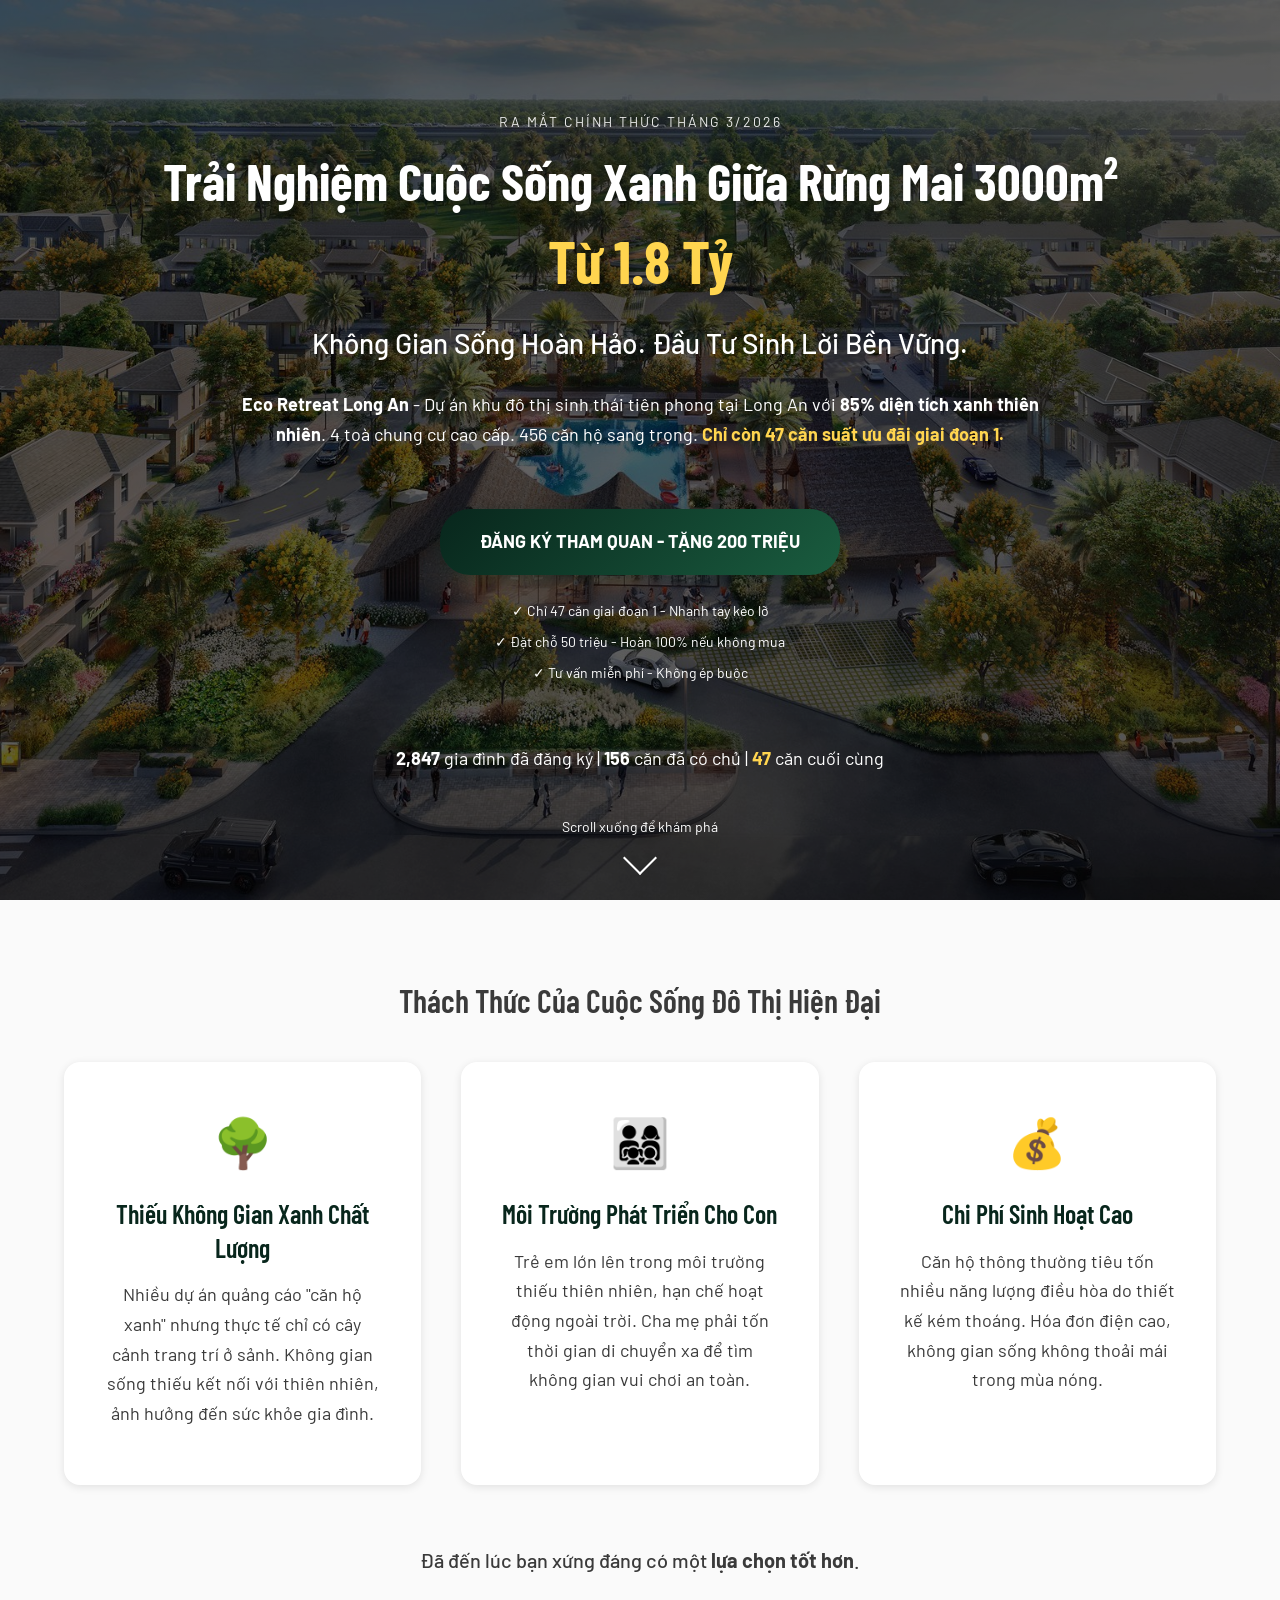
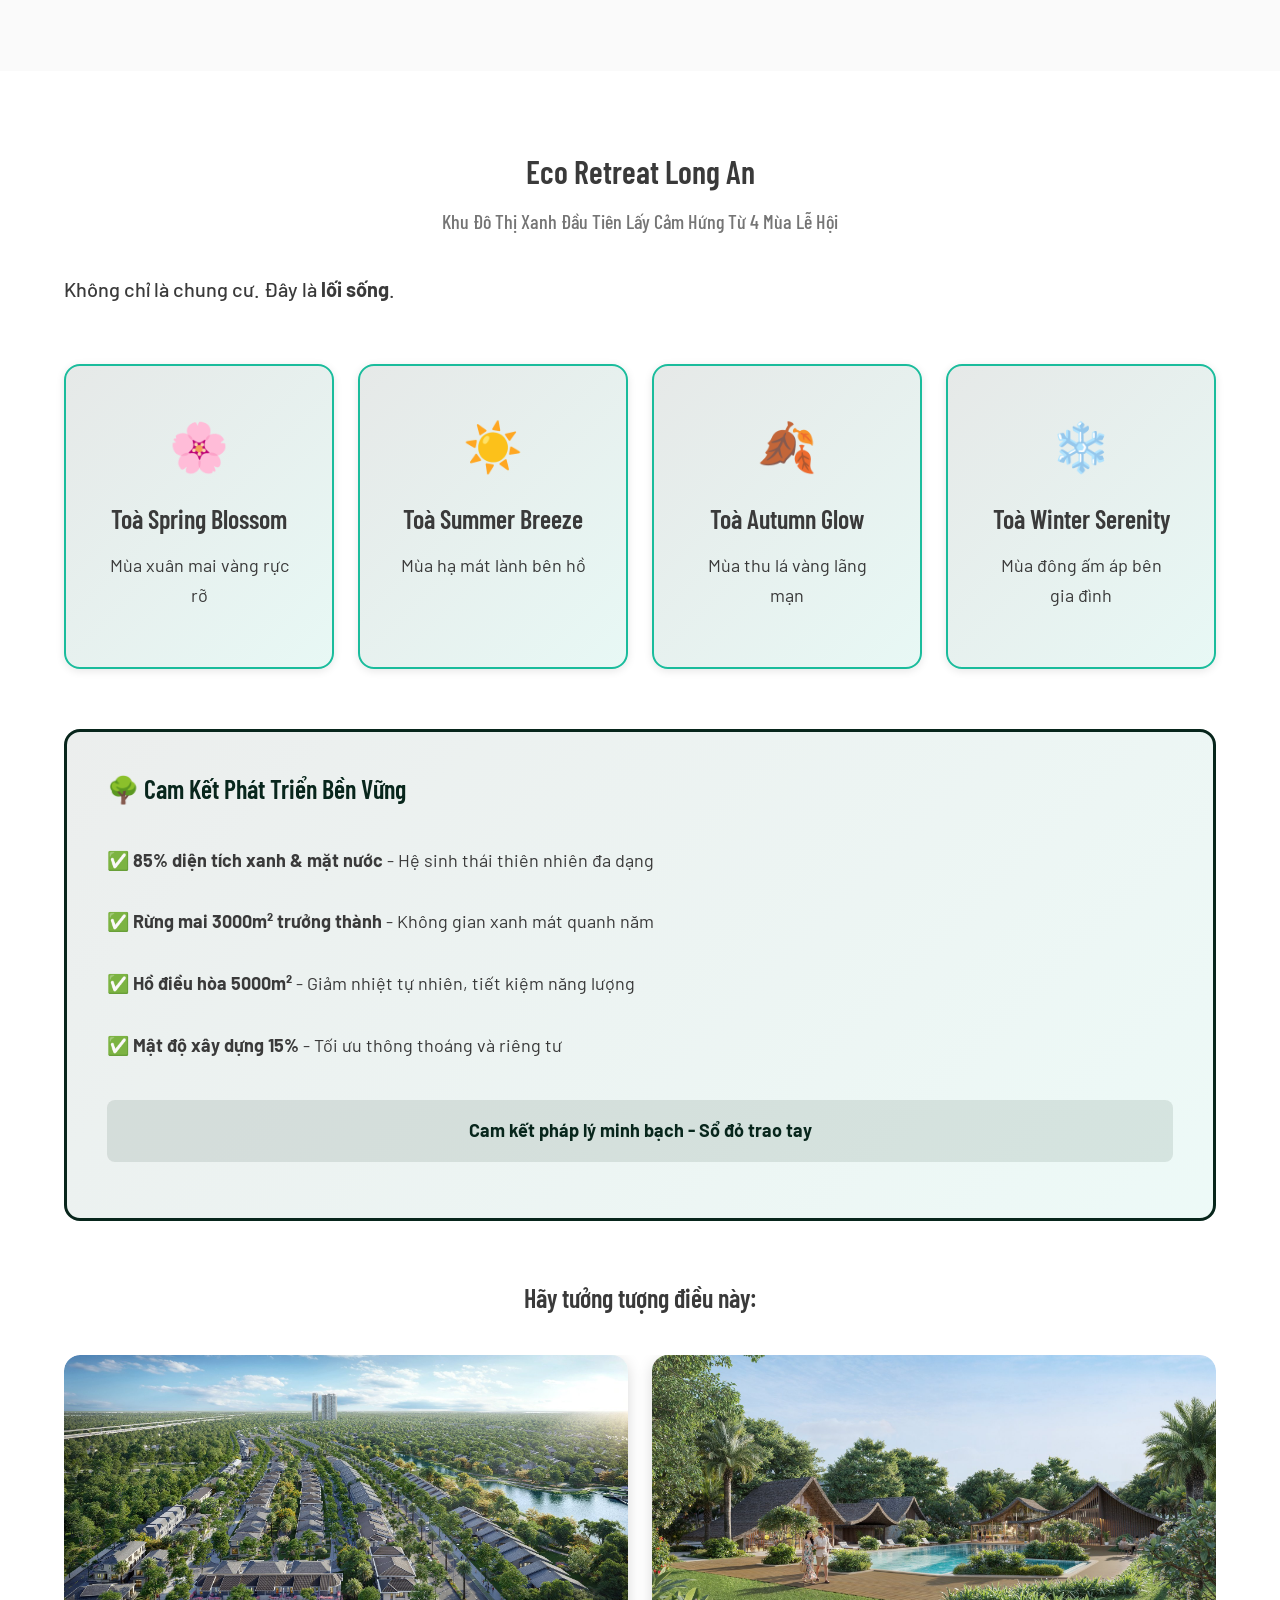
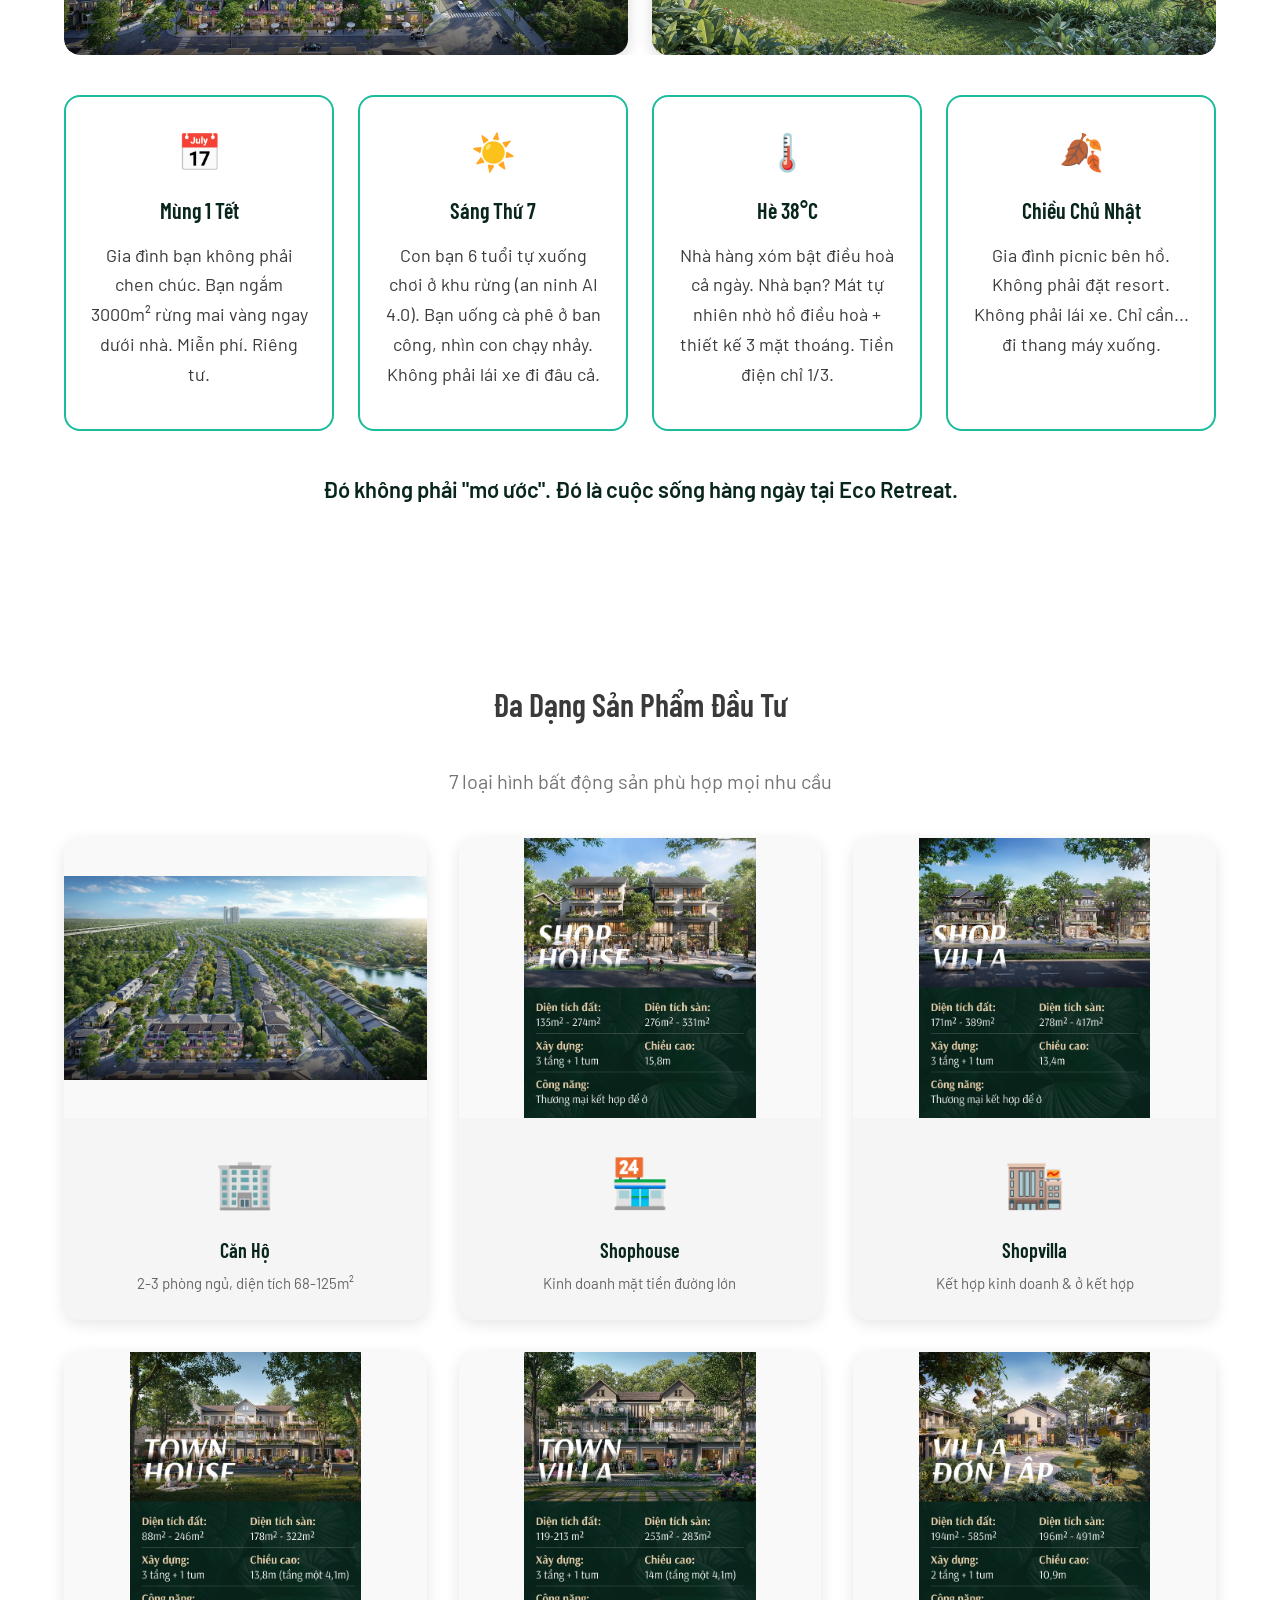
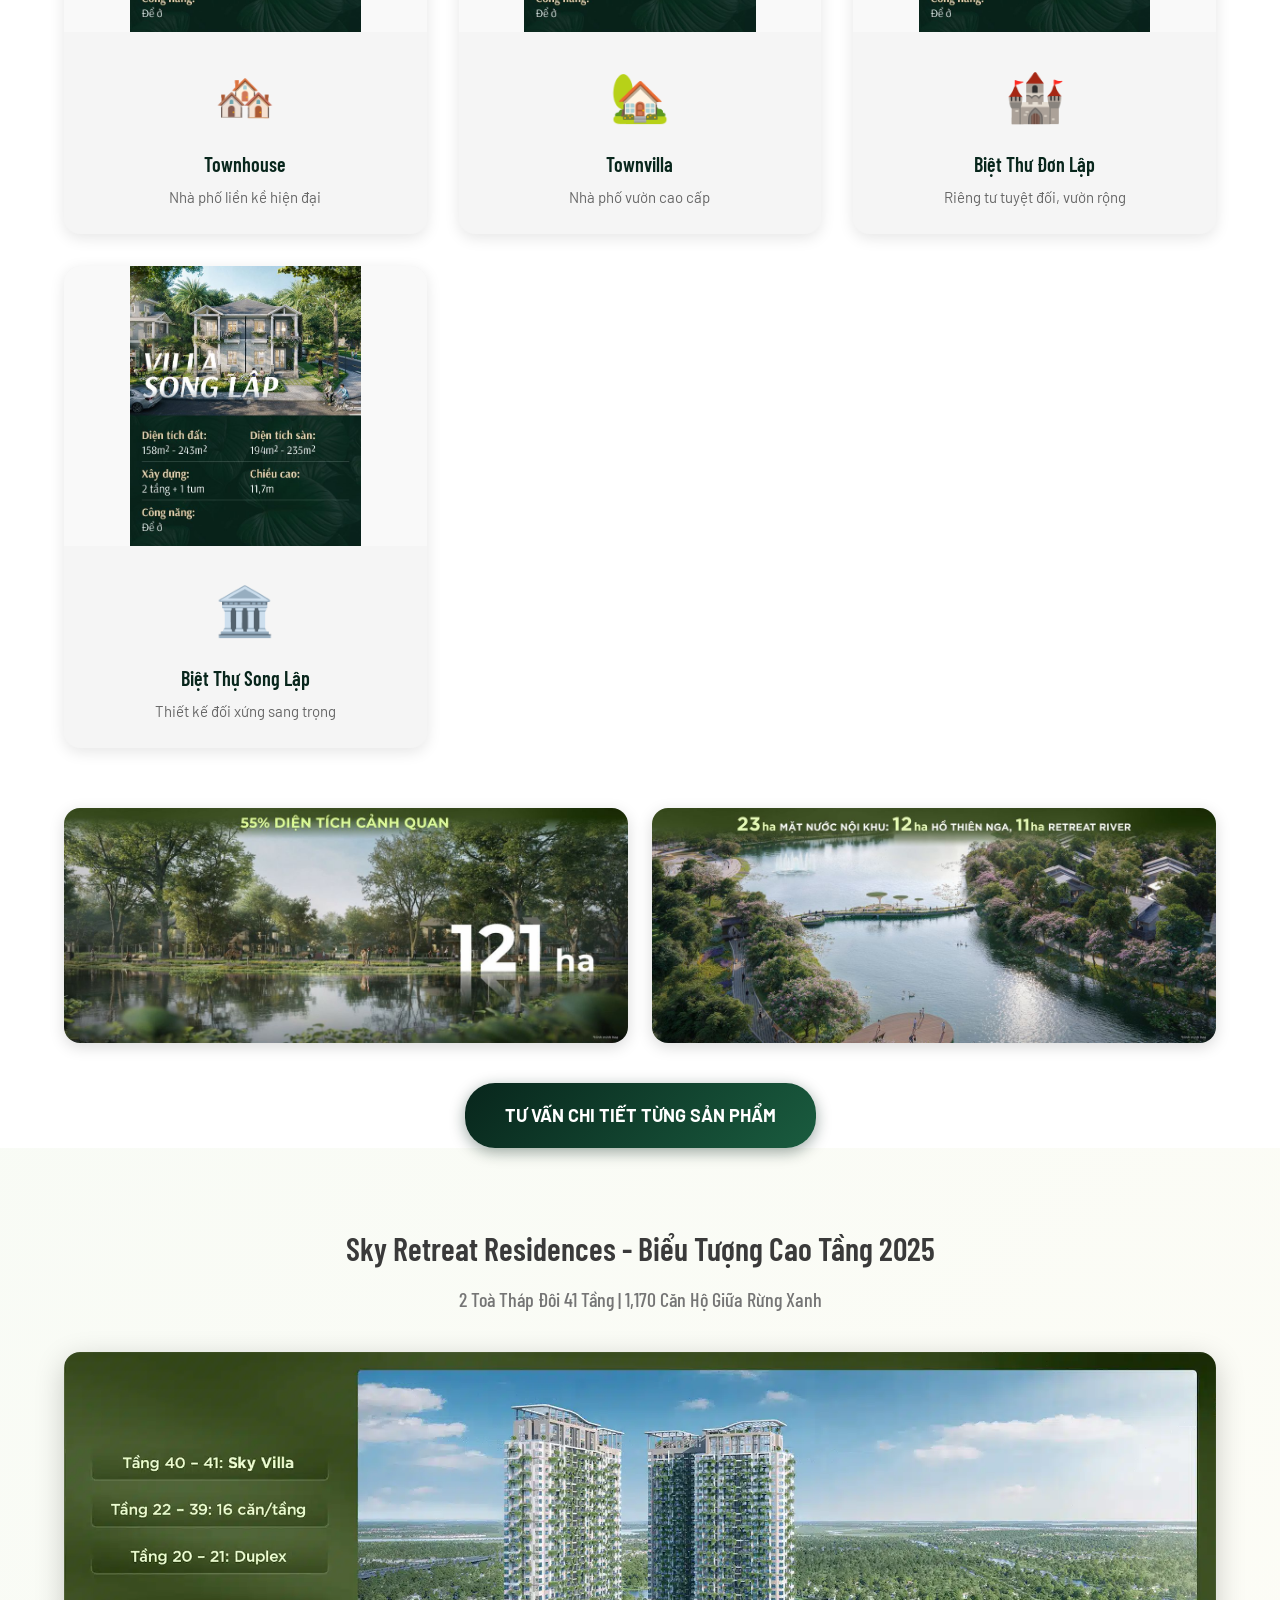
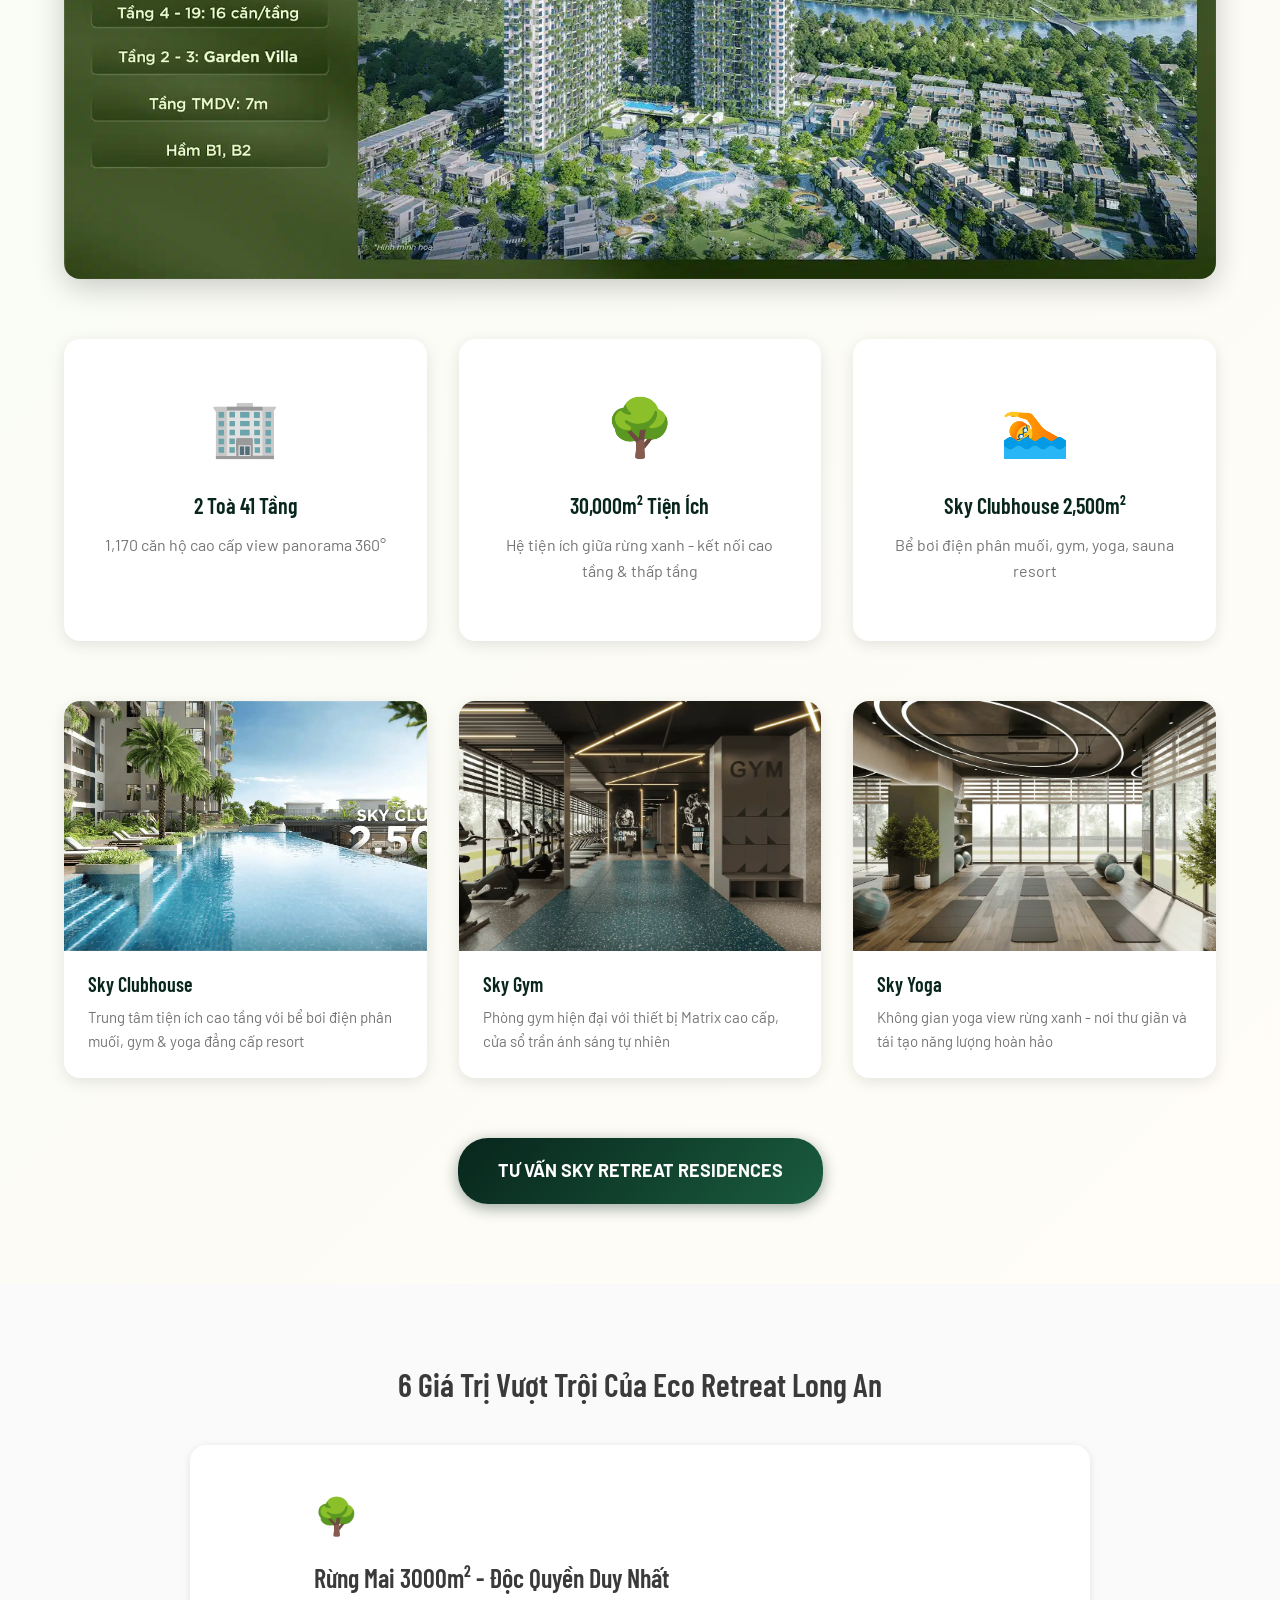
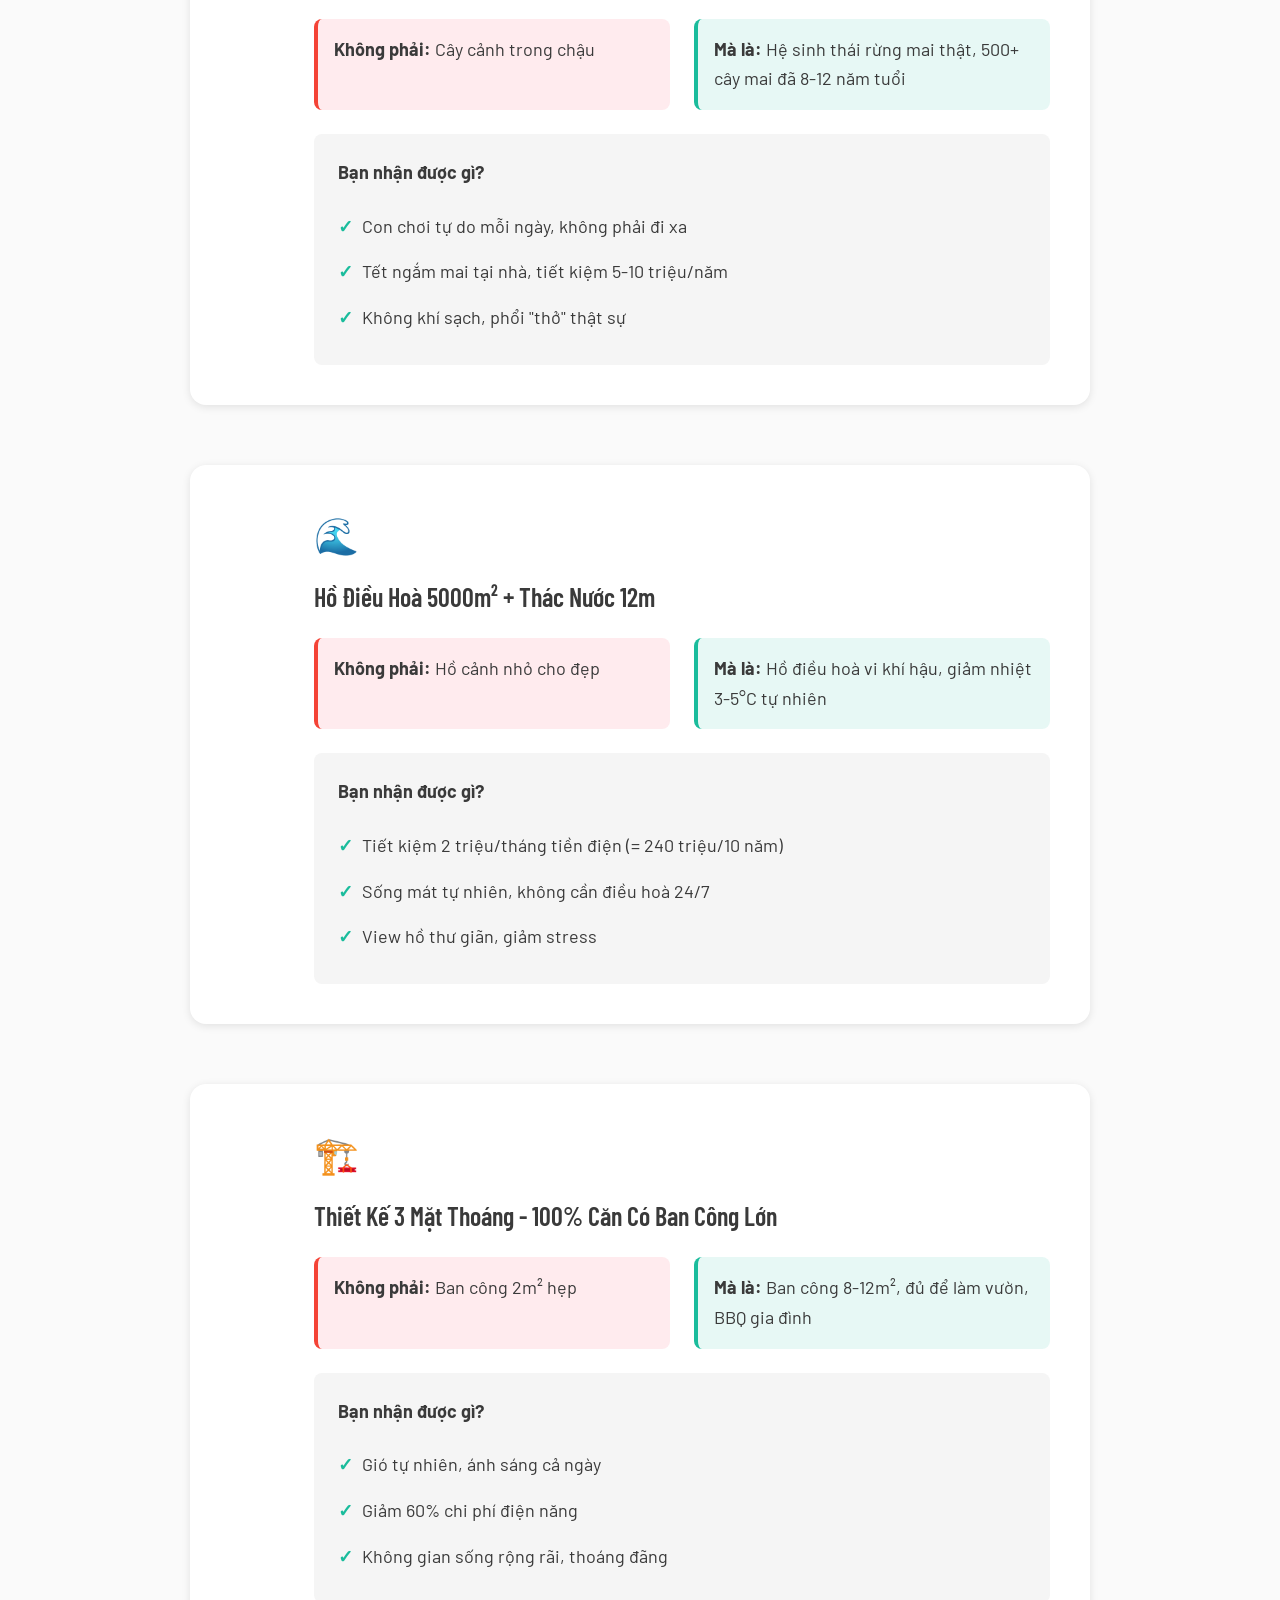
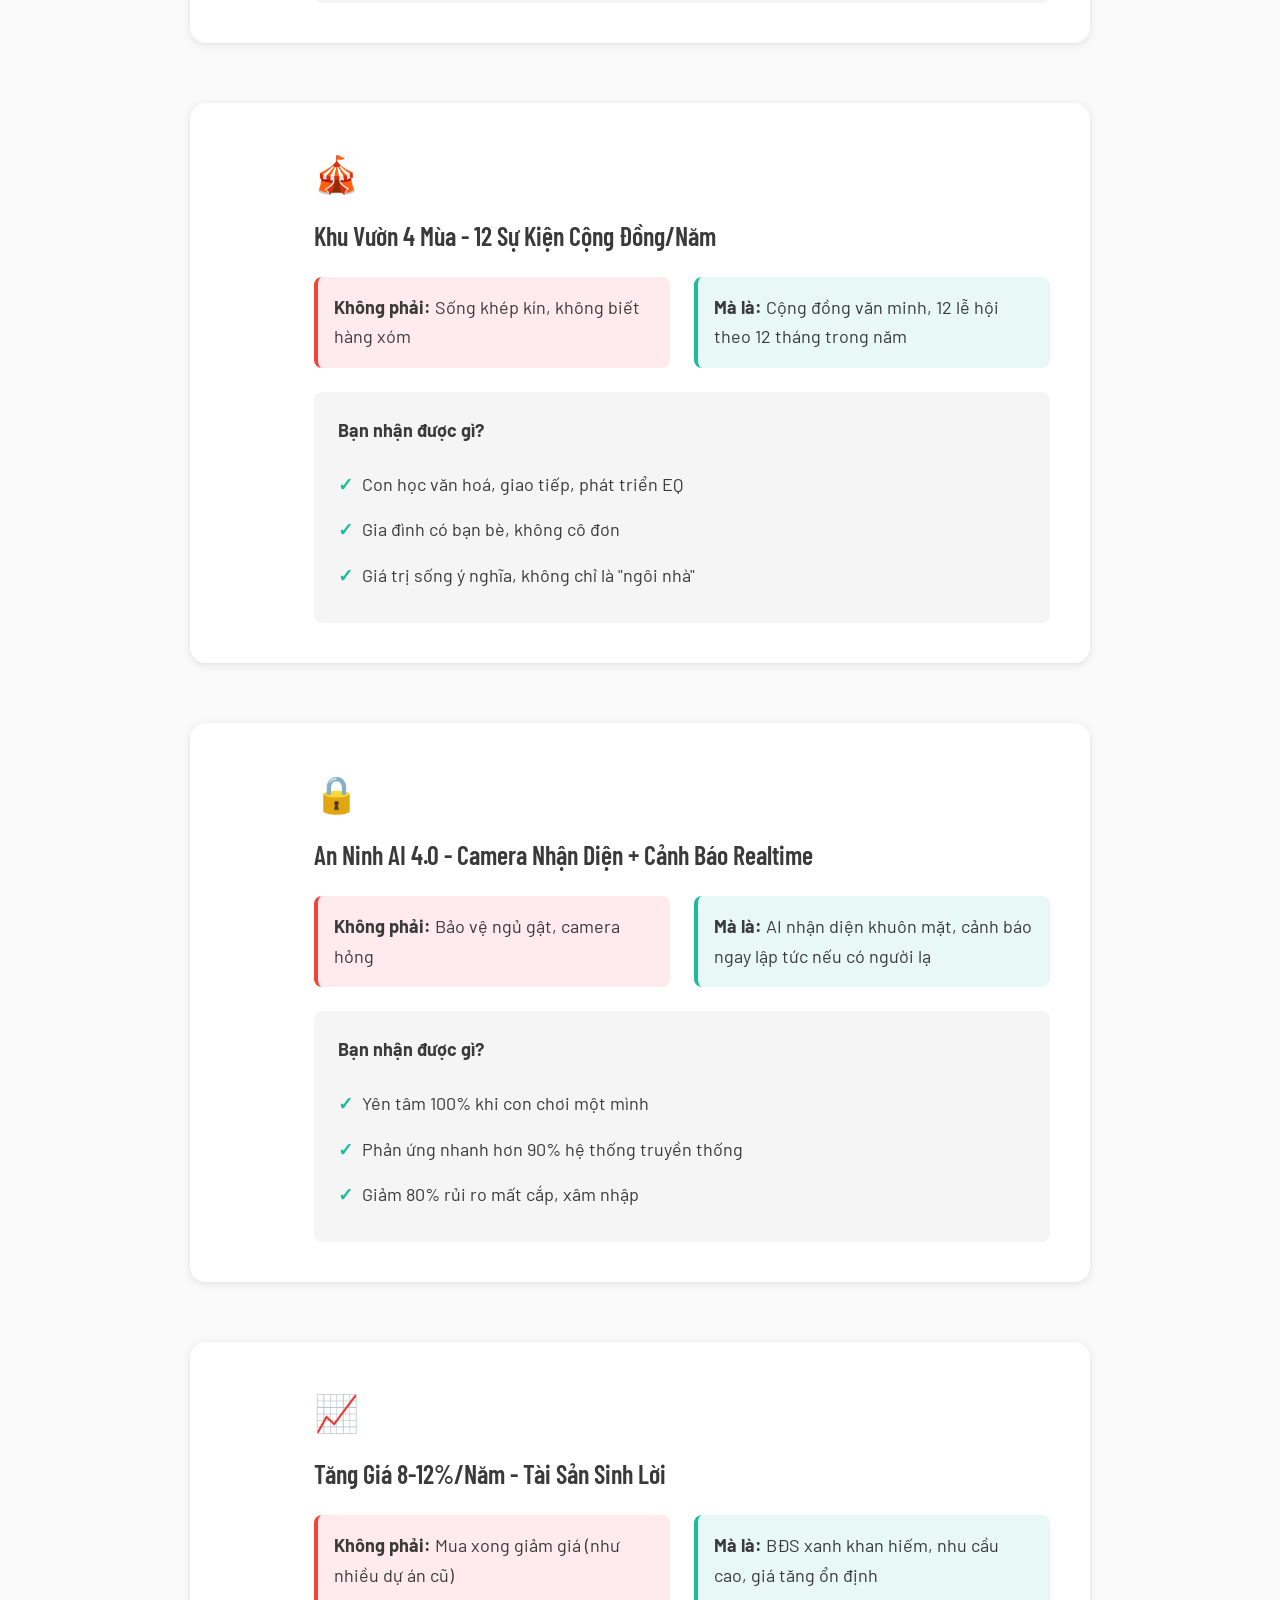
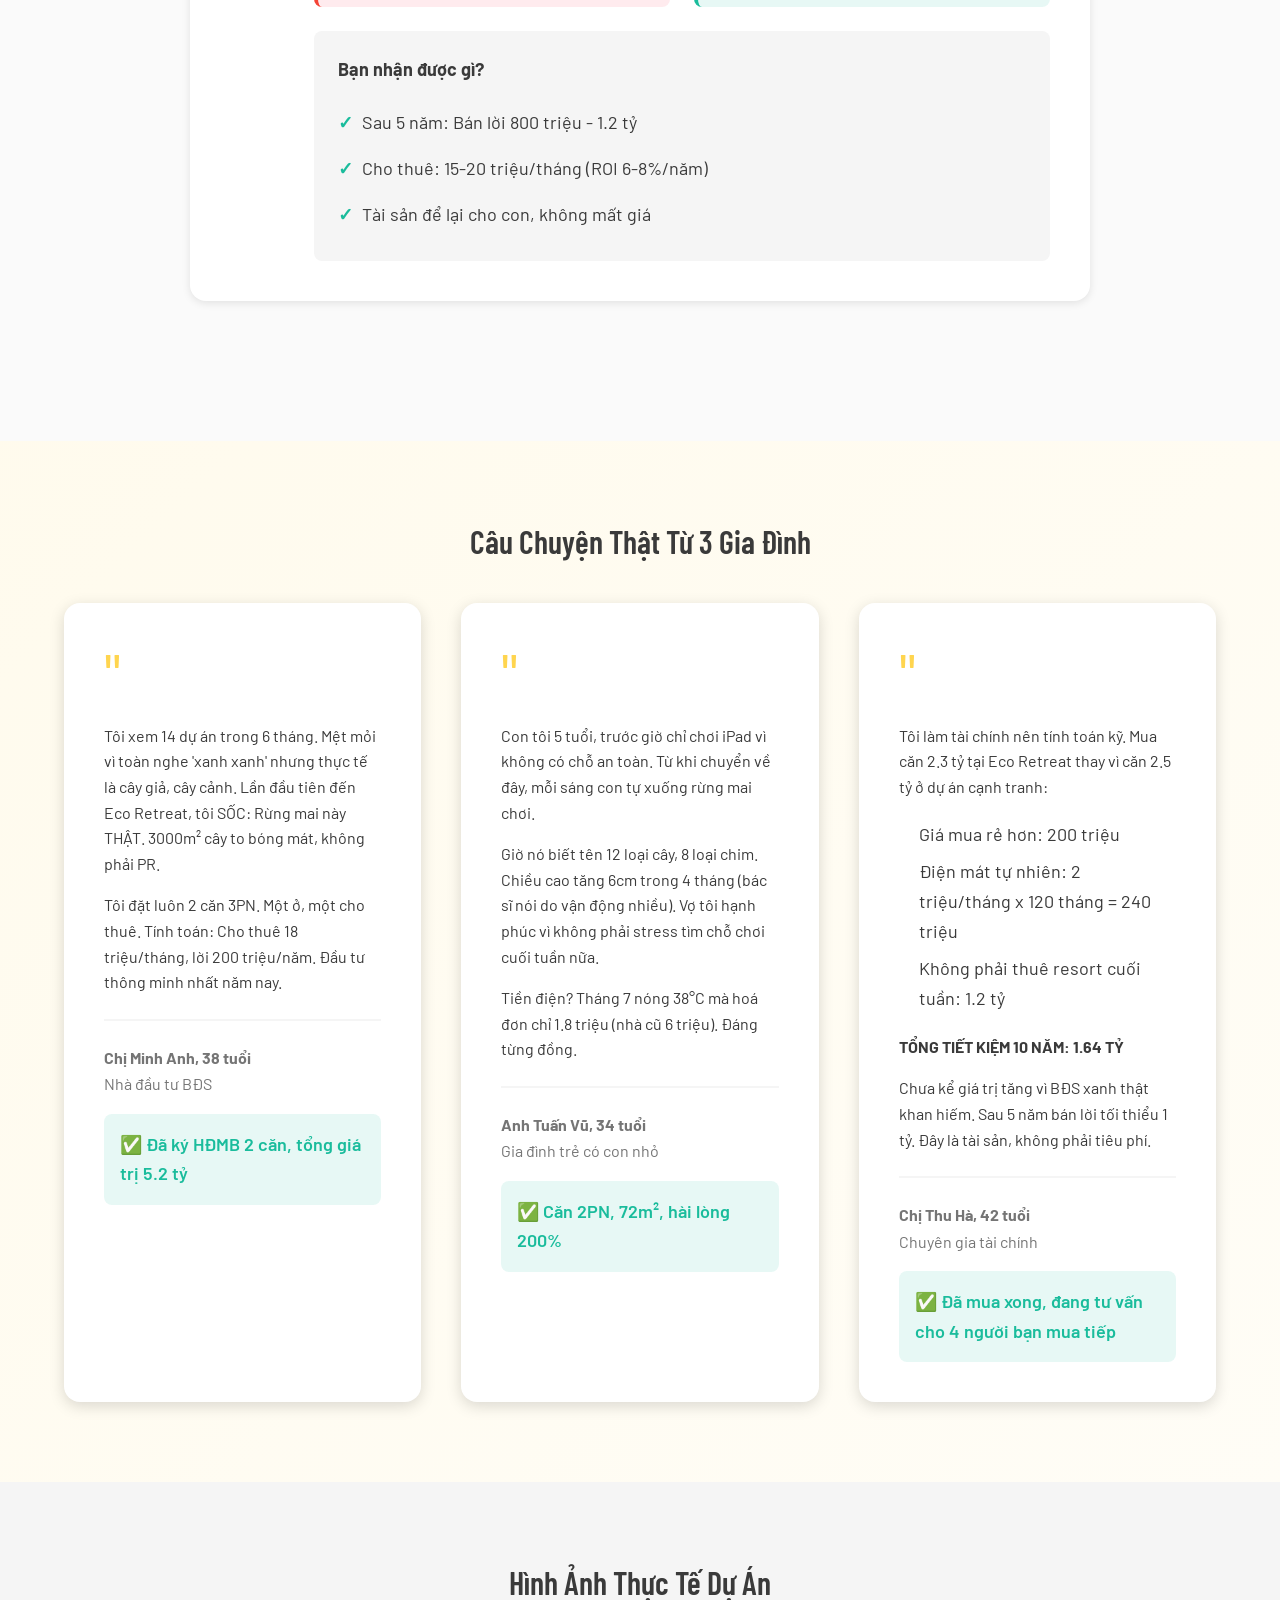
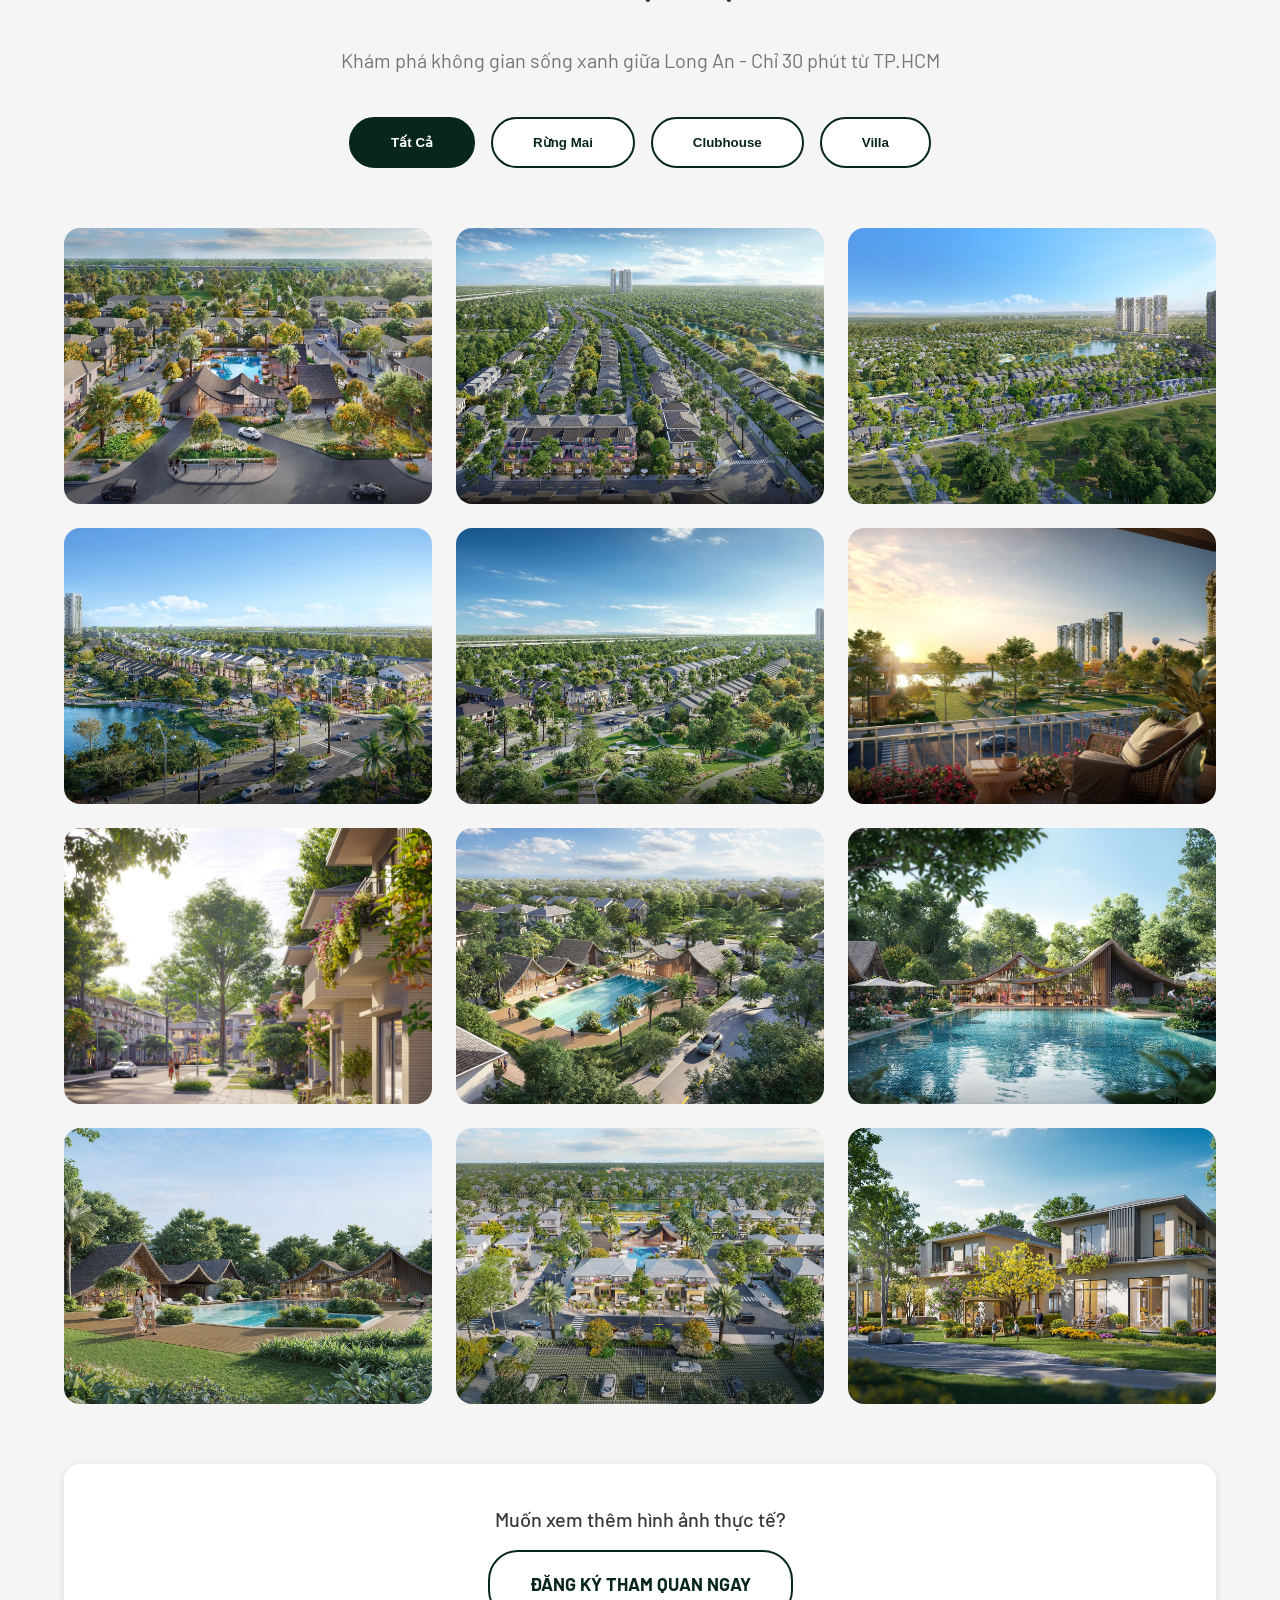
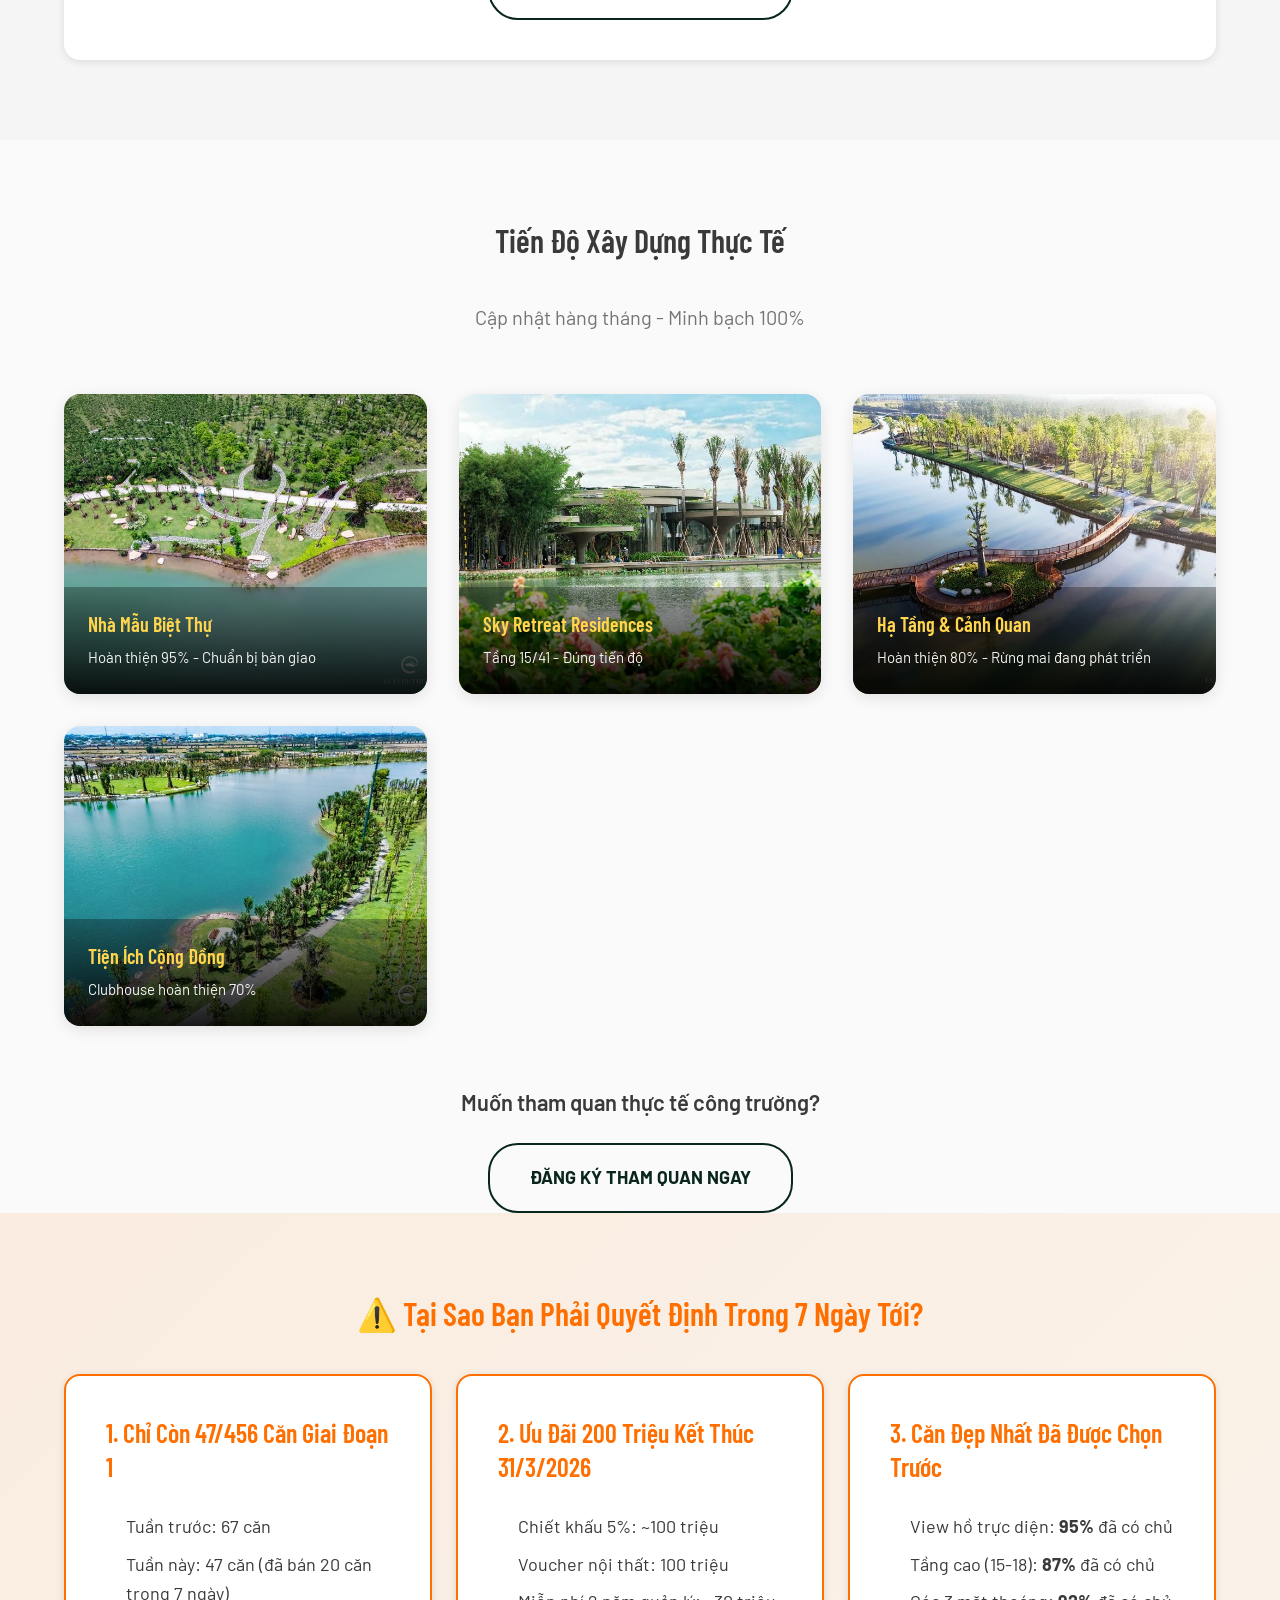
<file: index.html>
<!DOCTYPE html>
<html lang="vi">
<head>
    <meta charset="UTF-8">
    <meta name="viewport" content="width=device-width, initial-scale=1.0">
    <meta name="description" content="Eco Retreat Long An - Dự án khu đô thị sinh thái cao cấp với 85% diện tích xanh, rừng mai 3000m². Căn hộ từ 1.8 tỷ. Liên hệ: 0988.97.8886">
    <meta name="keywords" content="eco retreat long an, căn hộ long an, bất động sản long an, chung cư xanh, khu đô thị sinh thái, rừng mai, căn hộ cao cấp">
    <meta name="author" content="Eco Retreat Long An">
    <meta name="robots" content="index, follow">
    <link rel="canonical" href="https://ecoretreat.vn/">

    <!-- Open Graph -->
    <meta property="og:title" content="Eco Retreat Long An - Trải Nghiệm Cuộc Sống Xanh Giữa Rừng Mai 3000m²">
    <meta property="og:description" content="Dự án khu đô thị sinh thái cao cấp với 85% diện tích xanh. 4 toà chung cư. 456 căn hộ. Chỉ còn 47 căn ưu đãi. Liên hệ: 0988.97.8886">
    <meta property="og:image" content="https://ecoretreat.vn/assets/images/hero-rung-mai.jpg">
    <meta property="og:url" content="https://ecoretreat.vn/">
    <meta property="og:type" content="website">
    <meta property="og:locale" content="vi_VN">

    <!-- Twitter Card -->
    <meta name="twitter:card" content="summary_large_image">
    <meta name="twitter:title" content="Eco Retreat Long An - Trải Nghiệm Cuộc Sống Xanh">
    <meta name="twitter:description" content="Dự án khu đô thị sinh thái cao cấp tại Long An. Liên hệ: 0988.97.8886">
    <meta name="twitter:image" content="https://ecoretreat.vn/assets/images/hero-rung-mai.jpg">

    <title>Eco Retreat Long An - Căn Hộ Sinh Thái Cao Cấp | Từ 1.8 Tỷ | Rừng Mai 3000m²</title>

    <!-- Fonts -->
    <link rel="preconnect" href="https://fonts.googleapis.com">
    <link rel="preconnect" href="https://fonts.gstatic.com" crossorigin>
    <link href="https://fonts.googleapis.com/css2?family=Barlow:wght@400;500;600;700&family=Barlow+Condensed:wght@600;700&display=swap" rel="stylesheet">

    <!-- CSS -->
    <link rel="stylesheet" href="css/styles.css">

    <!-- Facebook Pixel Code -->
    <script>
    !function(f,b,e,v,n,t,s)
    {if(f.fbq)return;n=f.fbq=function(){n.callMethod?
    n.callMethod.apply(n,arguments):n.queue.push(arguments)};
    if(!f._fbq)f._fbq=n;n.push=n;n.loaded=!0;n.version='2.0';
    n.queue=[];t=b.createElement(e);t.async=!0;
    t.src=v;s=b.getElementsByTagName(e)[0];
    s.parentNode.insertBefore(t,s)}(window, document,'script',
    'https://connect.facebook.net/en_US/fbevents.js');
    fbq('init', 'YOUR_PIXEL_ID'); // Replace with your actual Pixel ID
    fbq('track', 'PageView');
    </script>
    <noscript><img height="1" width="1" style="display:none"
    src="https://www.facebook.com/tr?id=YOUR_PIXEL_ID&ev=PageView&noscript=1"
    /></noscript>
    <!-- End Facebook Pixel Code -->

    <!-- Structured Data JSON-LD -->
    <script type="application/ld+json">
    {
      "@context": "https://schema.org",
      "@type": "RealEstateAgent",
      "name": "Eco Retreat Long An",
      "description": "Dự án khu đô thị sinh thái cao cấp với 85% diện tích xanh, rừng mai 3000m² tại Long An",
      "url": "https://ecoretreat.vn",
      "telephone": "+84988978886",
      "email": "sales@ecoretreat.vn",
      "address": {
        "@type": "PostalAddress",
        "streetAddress": "Xã Thanh Phú, Huyện Bến Lức",
        "addressLocality": "Long An",
        "addressCountry": "VN"
      },
      "areaServed": {
        "@type": "City",
        "name": "Long An"
      },
      "priceRange": "1.8 - 5.5 tỷ VNĐ",
      "image": "https://ecoretreat.vn/assets/images/hero-rung-mai.jpg"
    }
    </script>

    <script type="application/ld+json">
    {
      "@context": "https://schema.org",
      "@type": "Product",
      "name": "Căn Hộ Eco Retreat Long An",
      "description": "Căn hộ cao cấp tại khu đô thị sinh thái với 85% diện tích xanh",
      "brand": {
        "@type": "Brand",
        "name": "Eco Retreat"
      },
      "offers": {
        "@type": "AggregateOffer",
        "priceCurrency": "VND",
        "lowPrice": "1800000000",
        "highPrice": "5500000000",
        "availability": "https://schema.org/InStock",
        "url": "https://ecoretreat.vn"
      },
      "aggregateRating": {
        "@type": "AggregateRating",
        "ratingValue": "4.8",
        "reviewCount": "156"
      }
    }
    </script>

</head>
<body>
<!-- HERO SECTION - ATTENTION -->
    <section id="hero" class="hero">
        <div class="hero-overlay"></div>
        <div class="hero-content container">
            <p class="pre-headline">Ra mắt chính thức tháng 3/2026</p>

            <h1 class="hero-headline">
                Trải Nghiệm Cuộc Sống Xanh Giữa Rừng Mai 3000m²
                <span class="highlight">Từ 1.8 Tỷ</span>
            </h1>

            <p class="hero-subheadline">
                Không Gian Sống Hoàn Hảo. Đầu Tư Sinh Lời Bền Vững.
            </p>

            <div class="hero-description">
                <p><strong>Eco Retreat Long An</strong> - Dự án khu đô thị sinh thái tiên phong tại Long An với <strong>85% diện tích xanh thiên nhiên</strong>. 4 toà chung cư cao cấp. 456 căn hộ sang trọng. <span class="urgency">Chỉ còn 47 căn suất ưu đãi giai đoạn 1.</span></p>
            </div>

            <div class="cta-wrapper">
                <a href="#register-form" class="btn-primary cta-pulse">
                    ĐĂNG KÝ THAM QUAN - TẶNG 200 TRIỆU
                </a>
                <div class="cta-microcopy">
                    <p>✓ Chỉ 47 căn giai đoạn 1 - Nhanh tay kẻo lỡ</p>
                    <p>✓ Đặt chỗ 50 triệu - Hoàn 100% nếu không mua</p>
                    <p>✓ Tư vấn miễn phí - Không ép buộc</p>
                </div>
            </div>

            <div class="social-proof-snippet">
                <p class="stats"><strong>2,847</strong> gia đình đã đăng ký | <strong>156</strong> căn đã có chủ | <strong class="urgency">47</strong> căn cuối cùng</p>
            </div>
        </div>

        <div class="scroll-indicator">
            <span>Scroll xuống để khám phá</span>
            <div class="arrow-down"></div>
        </div>
    </section>

    
<!-- PROBLEM SECTION - INTEREST -->
    <section id="problem" class="problem-section">
        <div class="container">
            <h2 class="section-title">Thách Thức Của Cuộc Sống Đô Thị Hiện Đại</h2>

            <div class="pain-points-grid">
                <div class="pain-point">
                    <div class="pain-icon">🌳</div>
                    <h3>Thiếu Không Gian Xanh Chất Lượng</h3>
                    <p>Nhiều dự án quảng cáo "căn hộ xanh" nhưng thực tế chỉ có cây cảnh trang trí ở sảnh. Không gian sống thiếu kết nối với thiên nhiên, ảnh hưởng đến sức khỏe gia đình.</p>
                </div>

                <div class="pain-point">
                    <div class="pain-icon">👨‍👩‍👧‍👦</div>
                    <h3>Môi Trường Phát Triển Cho Con</h3>
                    <p>Trẻ em lớn lên trong môi trường thiếu thiên nhiên, hạn chế hoạt động ngoài trời. Cha mẹ phải tốn thời gian di chuyển xa để tìm không gian vui chơi an toàn.</p>
                </div>

                <div class="pain-point">
                    <div class="pain-icon">💰</div>
                    <h3>Chi Phí Sinh Hoạt Cao</h3>
                    <p>Căn hộ thông thường tiêu tốn nhiều năng lượng điều hòa do thiết kế kém thoáng. Hóa đơn điện cao, không gian sống không thoải mái trong mùa nóng.</p>
                </div>
            </div>

            <div class="cta-transition">
                <p class="lead">Đã đến lúc bạn xứng đáng có một <strong>lựa chọn tốt hơn</strong>.</p>
            </div>
        </div>
    </section>

    
<!-- SOLUTION SECTION - INTEREST -->
    <section id="solution" class="solution-section">
        <div class="container">
            <h2 class="section-title">
                Eco Retreat Long An<br>
                <span class="subtitle">Khu Đô Thị Xanh Đầu Tiên Lấy Cảm Hứng Từ 4 Mùa Lễ Hội</span>
            </h2>

            <p class="lead">Không chỉ là chung cư. Đây là <strong>lối sống</strong>.</p>

            <div class="buildings-grid">
                <div class="building-card">
                    <div class="building-icon">🌸</div>
                    <h3>Toà Spring Blossom</h3>
                    <p>Mùa xuân mai vàng rực rỡ</p>
                </div>

                <div class="building-card">
                    <div class="building-icon">☀️</div>
                    <h3>Toà Summer Breeze</h3>
                    <p>Mùa hạ mát lành bên hồ</p>
                </div>

                <div class="building-card">
                    <div class="building-icon">🍂</div>
                    <h3>Toà Autumn Glow</h3>
                    <p>Mùa thu lá vàng lãng mạn</p>
                </div>

                <div class="building-card">
                    <div class="building-icon">❄️</div>
                    <h3>Toà Winter Serenity</h3>
                    <p>Mùa đông ấm áp bên gia đình</p>
                </div>
            </div>

            <div class="commitment-box">
                <h3>🌳 Cam Kết Phát Triển Bền Vững</h3>
                <ul class="commitment-list">
                    <li>✅ <strong>85% diện tích xanh & mặt nước</strong> - Hệ sinh thái thiên nhiên đa dạng</li>
                    <li>✅ <strong>Rừng mai 3000m² trưởng thành</strong> - Không gian xanh mát quanh năm</li>
                    <li>✅ <strong>Hồ điều hòa 5000m²</strong> - Giảm nhiệt tự nhiên, tiết kiệm năng lượng</li>
                    <li>✅ <strong>Mật độ xây dựng 15%</strong> - Tối ưu thông thoáng và riêng tư</li>
                </ul>
                <p class="guarantee"><strong>Cam kết pháp lý minh bạch - Sổ đỏ trao tay</strong></p>
            </div>

            <div class="imagination-section">
                <h3>Hãy tưởng tượng điều này:</h3>

                <div class="feature-images">
                    <img src="assets/images/rung-mai-2.jpg" alt="Eco Retreat Long An - Không gian sống xanh giữa rừng mai 3000m²" class="feature-img">
                    <img src="assets/images/clubhouse-2.jpg" alt="Eco Retreat Long An - Tiện ích clubhouse cao cấp với hồ bơi resort" class="feature-img">
                </div>

                <div class="scenario-grid">
                    <div class="scenario">
                        <span class="scenario-icon">📅</span>
                        <h4>Mùng 1 Tết</h4>
                        <p>Gia đình bạn không phải chen chúc. Bạn ngắm 3000m² rừng mai vàng ngay dưới nhà. Miễn phí. Riêng tư.</p>
                    </div>

                    <div class="scenario">
                        <span class="scenario-icon">☀️</span>
                        <h4>Sáng Thứ 7</h4>
                        <p>Con bạn 6 tuổi tự xuống chơi ở khu rừng (an ninh AI 4.0). Bạn uống cà phê ở ban công, nhìn con chạy nhảy. Không phải lái xe đi đâu cả.</p>
                    </div>

                    <div class="scenario">
                        <span class="scenario-icon">🌡️</span>
                        <h4>Hè 38°C</h4>
                        <p>Nhà hàng xóm bật điều hoà cả ngày. Nhà bạn? Mát tự nhiên nhờ hồ điều hoà + thiết kế 3 mặt thoáng. Tiền điện chỉ 1/3.</p>
                    </div>

                    <div class="scenario">
                        <span class="scenario-icon">🍂</span>
                        <h4>Chiều Chủ Nhật</h4>
                        <p>Gia đình picnic bên hồ. Không phải đặt resort. Không phải lái xe. Chỉ cần... đi thang máy xuống.</p>
                    </div>
                </div>

                <p class="lead-highlight">Đó không phải "mơ ước". Đó là cuộc sống hàng ngày tại Eco Retreat.</p>
            </div>
        </div>
    </section>

    
<!-- PRODUCT TYPES SECTION -->
    <section id="products" class="products-section">
        <div class="container">
            <h2 class="section-title">Đa Dạng Sản Phẩm Đầu Tư</h2>
            <p class="section-subtitle">7 loại hình bất động sản phù hợp mọi nhu cầu</p>

            <div class="products-grid">
                <div class="product-card">
                    <img src="assets/images/rung-mai-2.jpg" alt="Căn hộ Eco Retreat Long An 2-3 phòng ngủ từ 1.8 tỷ" class="product-image">
                    <div class="product-icon">🏢</div>
                    <h3>Căn Hộ</h3>
                    <p>2-3 phòng ngủ, diện tích 68-125m²</p>
                </div>
                <div class="product-card">
                    <img src="assets/images/shophouse.jpg" alt="Shophouse Eco Retreat mặt tiền kinh doanh Long An" class="product-image">
                    <div class="product-icon">🏪</div>
                    <h3>Shophouse</h3>
                    <p>Kinh doanh mặt tiền đường lớn</p>
                </div>
                <div class="product-card">
                    <img src="assets/images/shopvilla.jpg" alt="Shopvilla Eco Retreat kết hợp kinh doanh và ở" class="product-image">
                    <div class="product-icon">🏬</div>
                    <h3>Shopvilla</h3>
                    <p>Kết hợp kinh doanh & ở kết hợp</p>
                </div>
                <div class="product-card">
                    <img src="assets/images/townhouse.jpg" alt="Townhouse Eco Retreat nhà phố liền kề hiện đại Long An" class="product-image">
                    <div class="product-icon">🏘️</div>
                    <h3>Townhouse</h3>
                    <p>Nhà phố liền kề hiện đại</p>
                </div>
                <div class="product-card">
                    <img src="assets/images/townvilla.jpg" alt="Townvilla Eco Retreat nhà phố vườn cao cấp Long An" class="product-image">
                    <div class="product-icon">🏡</div>
                    <h3>Townvilla</h3>
                    <p>Nhà phố vườn cao cấp</p>
                </div>
                <div class="product-card">
                    <img src="assets/images/villa-don-lap.jpg" alt="Biệt thự đơn lập Eco Retreat Long An riêng tư vườn rộng" class="product-image">
                    <div class="product-icon">🏰</div>
                    <h3>Biệt Thư Đơn Lập</h3>
                    <p>Riêng tư tuyệt đối, vườn rộng</p>
                </div>
                <div class="product-card">
                    <img src="assets/images/villa-song-lap.jpg" alt="Biệt thự song lập Eco Retreat Long An thiết kế đối xứng sang trọng" class="product-image">
                    <div class="product-icon">🏛️</div>
                    <h3>Biệt Thự Song Lập</h3>
                    <p>Thiết kế đối xứng sang trọng</p>
                </div>
            </div>

            <div class="website-images">
                <img src="assets/images/website-image-1.jpg" alt="Eco Retreat Project">
                <img src="assets/images/website-image-2.jpg" alt="Eco Retreat Overview">
            </div>

            <div class="products-cta">
                <a href="#register-form" class="btn-primary">Tư Vấn Chi Tiết Từng Sản Phẩm</a>
            </div>
        </div>
    
<!-- SKY RETREAT SECTION - TOÀN CAO TẦNG 41 TẦNG -->
    <section id="sky-retreat" class="sky-retreat-section">
        <div class="container">
            <h2 class="section-title">
                Sky Retreat Residences - Biểu Tượng Cao Tầng 2025
                <span class="subtitle">2 Toà Tháp Đôi 41 Tầng | 1,170 Căn Hộ Giữa Rừng Xanh</span>
            </h2>

            <div class="sky-hero">
                <img src="assets/images/sky-retreat-residences.webp" alt="Sky Retreat Residences Eco Retreat Long An - 2 toà cao tầng 41 tầng 1170 căn hộ" class="sky-main-image">
            </div>

            <div class="sky-highlights">
                <div class="sky-highlight-item">
                    <div class="sky-icon">🏢</div>
                    <h3>2 Toà 41 Tầng</h3>
                    <p>1,170 căn hộ cao cấp view panorama 360°</p>
                </div>
                <div class="sky-highlight-item">
                    <div class="sky-icon">🌳</div>
                    <h3>30,000m² Tiện Ích</h3>
                    <p>Hệ tiện ích giữa rừng xanh - kết nối cao tầng & thấp tầng</p>
                </div>
                <div class="sky-highlight-item">
                    <div class="sky-icon">🏊</div>
                    <h3>Sky Clubhouse 2,500m²</h3>
                    <p>Bể bơi điện phân muối, gym, yoga, sauna resort</p>
                </div>
            </div>

            <div class="sky-amenities-grid">
                <div class="sky-amenity">
                    <img src="assets/images/sky-clubhouse.webp" alt="Sky Clubhouse Eco Retreat - Bể bơi điện phân muối gym yoga resort">
                    <h4>Sky Clubhouse</h4>
                    <p>Trung tâm tiện ích cao tầng với bể bơi điện phân muối, gym & yoga đẳng cấp resort</p>
                </div>
                <div class="sky-amenity">
                    <img src="assets/images/sky-gym.webp" alt="Sky Gym Eco Retreat - Phòng gym thiết bị Matrix cao cấp">
                    <h4>Sky Gym</h4>
                    <p>Phòng gym hiện đại với thiết bị Matrix cao cấp, cửa sổ trần ánh sáng tự nhiên</p>
                </div>
                <div class="sky-amenity">
                    <img src="assets/images/sky-yoga.webp" alt="Sky Yoga Eco Retreat - Không gian yoga view rừng xanh Long An">
                    <h4>Sky Yoga</h4>
                    <p>Không gian yoga view rừng xanh - nơi thư giãn và tái tạo năng lượng hoàn hảo</p>
                </div>
            </div>

            <div class="sky-cta">
                <a href="#register-form" class="btn-primary">Tư Vấn Sky Retreat Residences</a>
            </div>
        </div>
    </section>

    
<!-- BENEFITS SECTION - DESIRE -->
    <section id="benefits" class="benefits-section">
        <div class="container">
            <h2 class="section-title">6 Giá Trị Vượt Trội Của Eco Retreat Long An</h2>

            <div class="benefits-list">
                <!-- Benefit 1 -->
                <div class="benefit-item">
                    <div class="benefit-number">1</div>
                    <div class="benefit-content">
                        <div class="benefit-icon">🌳</div>
                        <h3>Rừng Mai 3000m² - Độc Quyền Duy Nhất</h3>
                        <div class="benefit-comparison">
                            <div class="not">
                                <strong>Không phải:</strong> Cây cảnh trong chậu
                            </div>
                            <div class="but">
                                <strong>Mà là:</strong> Hệ sinh thái rừng mai thật, 500+ cây mai đã 8-12 năm tuổi
                            </div>
                        </div>
                        <div class="benefit-results">
                            <p><strong>Bạn nhận được gì?</strong></p>
                            <ul>
                                <li>Con chơi tự do mỗi ngày, không phải đi xa</li>
                                <li>Tết ngắm mai tại nhà, tiết kiệm 5-10 triệu/năm</li>
                                <li>Không khí sạch, phổi "thở" thật sự</li>
                            </ul>
                        </div>
                    </div>
                </div>

                <!-- Benefit 2 -->
                <div class="benefit-item">
                    <div class="benefit-number">2</div>
                    <div class="benefit-content">
                        <div class="benefit-icon">🌊</div>
                        <h3>Hồ Điều Hoà 5000m² + Thác Nước 12m</h3>
                        <div class="benefit-comparison">
                            <div class="not">
                                <strong>Không phải:</strong> Hồ cảnh nhỏ cho đẹp
                            </div>
                            <div class="but">
                                <strong>Mà là:</strong> Hồ điều hoà vi khí hậu, giảm nhiệt 3-5°C tự nhiên
                            </div>
                        </div>
                        <div class="benefit-results">
                            <p><strong>Bạn nhận được gì?</strong></p>
                            <ul>
                                <li>Tiết kiệm 2 triệu/tháng tiền điện (= 240 triệu/10 năm)</li>
                                <li>Sống mát tự nhiên, không cần điều hoà 24/7</li>
                                <li>View hồ thư giãn, giảm stress</li>
                            </ul>
                        </div>
                    </div>
                </div>

                <!-- Benefit 3 -->
                <div class="benefit-item">
                    <div class="benefit-number">3</div>
                    <div class="benefit-content">
                        <div class="benefit-icon">🏗️</div>
                        <h3>Thiết Kế 3 Mặt Thoáng - 100% Căn Có Ban Công Lớn</h3>
                        <div class="benefit-comparison">
                            <div class="not">
                                <strong>Không phải:</strong> Ban công 2m² hẹp
                            </div>
                            <div class="but">
                                <strong>Mà là:</strong> Ban công 8-12m², đủ để làm vườn, BBQ gia đình
                            </div>
                        </div>
                        <div class="benefit-results">
                            <p><strong>Bạn nhận được gì?</strong></p>
                            <ul>
                                <li>Gió tự nhiên, ánh sáng cả ngày</li>
                                <li>Giảm 60% chi phí điện năng</li>
                                <li>Không gian sống rộng rãi, thoáng đãng</li>
                            </ul>
                        </div>
                    </div>
                </div>

                <!-- Benefit 4 -->
                <div class="benefit-item">
                    <div class="benefit-number">4</div>
                    <div class="benefit-content">
                        <div class="benefit-icon">🎪</div>
                        <h3>Khu Vườn 4 Mùa - 12 Sự Kiện Cộng Đồng/Năm</h3>
                        <div class="benefit-comparison">
                            <div class="not">
                                <strong>Không phải:</strong> Sống khép kín, không biết hàng xóm
                            </div>
                            <div class="but">
                                <strong>Mà là:</strong> Cộng đồng văn minh, 12 lễ hội theo 12 tháng trong năm
                            </div>
                        </div>
                        <div class="benefit-results">
                            <p><strong>Bạn nhận được gì?</strong></p>
                            <ul>
                                <li>Con học văn hoá, giao tiếp, phát triển EQ</li>
                                <li>Gia đình có bạn bè, không cô đơn</li>
                                <li>Giá trị sống ý nghĩa, không chỉ là "ngôi nhà"</li>
                            </ul>
                        </div>
                    </div>
                </div>

                <!-- Benefit 5 -->
                <div class="benefit-item">
                    <div class="benefit-number">5</div>
                    <div class="benefit-content">
                        <div class="benefit-icon">🔒</div>
                        <h3>An Ninh AI 4.0 - Camera Nhận Diện + Cảnh Báo Realtime</h3>
                        <div class="benefit-comparison">
                            <div class="not">
                                <strong>Không phải:</strong> Bảo vệ ngủ gật, camera hỏng
                            </div>
                            <div class="but">
                                <strong>Mà là:</strong> AI nhận diện khuôn mặt, cảnh báo ngay lập tức nếu có người lạ
                            </div>
                        </div>
                        <div class="benefit-results">
                            <p><strong>Bạn nhận được gì?</strong></p>
                            <ul>
                                <li>Yên tâm 100% khi con chơi một mình</li>
                                <li>Phản ứng nhanh hơn 90% hệ thống truyền thống</li>
                                <li>Giảm 80% rủi ro mất cắp, xâm nhập</li>
                            </ul>
                        </div>
                    </div>
                </div>

                <!-- Benefit 6 -->
                <div class="benefit-item">
                    <div class="benefit-number">6</div>
                    <div class="benefit-content">
                        <div class="benefit-icon">📈</div>
                        <h3>Tăng Giá 8-12%/Năm - Tài Sản Sinh Lời</h3>
                        <div class="benefit-comparison">
                            <div class="not">
                                <strong>Không phải:</strong> Mua xong giảm giá (như nhiều dự án cũ)
                            </div>
                            <div class="but">
                                <strong>Mà là:</strong> BĐS xanh khan hiếm, nhu cầu cao, giá tăng ổn định
                            </div>
                        </div>
                        <div class="benefit-results">
                            <p><strong>Bạn nhận được gì?</strong></p>
                            <ul>
                                <li>Sau 5 năm: Bán lời 800 triệu - 1.2 tỷ</li>
                                <li>Cho thuê: 15-20 triệu/tháng (ROI 6-8%/năm)</li>
                                <li>Tài sản để lại cho con, không mất giá</li>
                            </ul>
                        </div>
                    </div>
                </div>
            </div>
        </div>
    </section>

    
<!-- TESTIMONIALS SECTION - DESIRE -->
    <section id="testimonials" class="testimonials-section">
        <div class="container">
            <h2 class="section-title">Câu Chuyện Thật Từ 3 Gia Đình</h2>

            <div class="testimonials-grid">
                <div class="testimonial-card">
                    <div class="testimonial-quote">"</div>
                    <p class="testimonial-text">
                        Tôi xem 14 dự án trong 6 tháng. Mệt mỏi vì toàn nghe 'xanh xanh' nhưng thực tế là cây giả, cây cảnh. Lần đầu tiên đến Eco Retreat, tôi SỐC: Rừng mai này THẬT. 3000m² cây to bóng mát, không phải PR.
                    </p>
                    <p class="testimonial-text">
                        Tôi đặt luôn 2 căn 3PN. Một ở, một cho thuê. Tính toán: Cho thuê 18 triệu/tháng, lời 200 triệu/năm. Đầu tư thông minh nhất năm nay.
                    </p>
                    <div class="testimonial-author">
                        <strong>Chị Minh Anh, 38 tuổi</strong><br>
                        Nhà đầu tư BĐS
                    </div>
                    <div class="testimonial-result">
                        ✅ Đã ký HĐMB 2 căn, tổng giá trị 5.2 tỷ
                    </div>
                </div>

                <div class="testimonial-card">
                    <div class="testimonial-quote">"</div>
                    <p class="testimonial-text">
                        Con tôi 5 tuổi, trước giờ chỉ chơi iPad vì không có chỗ an toàn. Từ khi chuyển về đây, mỗi sáng con tự xuống rừng mai chơi.
                    </p>
                    <p class="testimonial-text">
                        Giờ nó biết tên 12 loại cây, 8 loại chim. Chiều cao tăng 6cm trong 4 tháng (bác sĩ nói do vận động nhiều). Vợ tôi hạnh phúc vì không phải stress tìm chỗ chơi cuối tuần nữa.
                    </p>
                    <p class="testimonial-text">
                        Tiền điện? Tháng 7 nóng 38°C mà hoá đơn chỉ 1.8 triệu (nhà cũ 6 triệu). Đáng từng đồng.
                    </p>
                    <div class="testimonial-author">
                        <strong>Anh Tuấn Vũ, 34 tuổi</strong><br>
                        Gia đình trẻ có con nhỏ
                    </div>
                    <div class="testimonial-result">
                        ✅ Căn 2PN, 72m², hài lòng 200%
                    </div>
                </div>

                <div class="testimonial-card">
                    <div class="testimonial-quote">"</div>
                    <p class="testimonial-text">
                        Tôi làm tài chính nên tính toán kỹ. Mua căn 2.3 tỷ tại Eco Retreat thay vì căn 2.5 tỷ ở dự án cạnh tranh:
                    </p>
                    <ul class="testimonial-list">
                        <li>Giá mua rẻ hơn: 200 triệu</li>
                        <li>Điện mát tự nhiên: 2 triệu/tháng x 120 tháng = 240 triệu</li>
                        <li>Không phải thuê resort cuối tuần: 1.2 tỷ</li>
                    </ul>
                    <p class="testimonial-text">
                        <strong>TỔNG TIẾT KIỆM 10 NĂM: 1.64 TỶ</strong>
                    </p>
                    <p class="testimonial-text">
                        Chưa kể giá trị tăng vì BĐS xanh thật khan hiếm. Sau 5 năm bán lời tối thiểu 1 tỷ. Đây là tài sản, không phải tiêu phí.
                    </p>
                    <div class="testimonial-author">
                        <strong>Chị Thu Hà, 42 tuổi</strong><br>
                        Chuyên gia tài chính
                    </div>
                    <div class="testimonial-result">
                        ✅ Đã mua xong, đang tư vấn cho 4 người bạn mua tiếp
                    </div>
                </div>
            </div>
        </div>
    </section>

    
<!-- GALLERY SECTION - DESIRE -->
    <section id="gallery" class="gallery-section">
        <div class="container">
            <h2 class="section-title">Hình Ảnh Thực Tế Dự Án</h2>
            <p class="section-subtitle">Khám phá không gian sống xanh giữa Long An - Chỉ 30 phút từ TP.HCM</p>

            <div class="gallery-tabs">
                <button class="gallery-tab active" data-category="all">Tất Cả</button>
                <button class="gallery-tab" data-category="rung-mai">Rừng Mai</button>
                <button class="gallery-tab" data-category="clubhouse">Clubhouse</button>
                <button class="gallery-tab" data-category="villa">Villa</button>
            </div>

            <div class="gallery-grid">
                <!-- Rừng Mai Images -->
                <div class="gallery-item" data-category="rung-mai">
                    <img src="assets/images/hero-rung-mai.jpg" alt="Rừng mai 3000m² - View tổng thể">
                    <div class="gallery-overlay">
                        <h3>Rừng Mai 3000m²</h3>
                        <p>Hệ sinh thái thiên nhiên thật</p>
                    </div>
                </div>

                <div class="gallery-item" data-category="rung-mai">
                    <img src="assets/images/rung-mai-2.jpg" alt="Rừng mai - Lối đi dạo">
                    <div class="gallery-overlay">
                        <h3>Lối Đi Giữa Rừng Mai</h3>
                        <p>Không gian thư giãn mỗi ngày</p>
                    </div>
                </div>

                <div class="gallery-item" data-category="rung-mai">
                    <img src="assets/images/rung-mai-3.jpg" alt="Rừng mai - Khu vui chơi trẻ em">
                    <div class="gallery-overlay">
                        <h3>Khu Vui Chơi Trẻ Em</h3>
                        <p>An toàn giữa thiên nhiên xanh</p>
                    </div>
                </div>

                <div class="gallery-item" data-category="rung-mai">
                    <img src="assets/images/rung-mai-4.jpg" alt="Rừng mai mùa xuân">
                    <div class="gallery-overlay">
                        <h3>Rừng Mai Mùa Xuân</h3>
                        <p>Mai vàng rực rỡ mỗi độ Tết về</p>
                    </div>
                </div>

                <div class="gallery-item" data-category="rung-mai">
                    <img src="assets/images/rung-mai-5.jpg" alt="Rừng mai - Góc nghỉ ngơi">
                    <div class="gallery-overlay">
                        <h3>Góc Nghỉ Ngơi</h3>
                        <p>Thư giãn bên cây xanh mát lành</p>
                    </div>
                </div>

                <div class="gallery-item" data-category="rung-mai">
                    <img src="assets/images/rung-mai-6.jpg" alt="Rừng mai - View từ cao">
                    <div class="gallery-overlay">
                        <h3>View Từ Trên Cao</h3>
                        <p>Toàn cảnh rừng mai xanh mát</p>
                    </div>
                </div>

                <div class="gallery-item" data-category="rung-mai">
                    <img src="assets/images/rung-mai-7.jpg" alt="Rừng mai - Ánh sáng buổi sáng">
                    <div class="gallery-overlay">
                        <h3>Ánh Sáng Buổi Sáng</h3>
                        <p>Thức dậy trong không gian xanh</p>
                    </div>
                </div>

                <!-- Clubhouse Images -->
                <div class="gallery-item" data-category="clubhouse">
                    <img src="assets/images/clubhouse.jpg" alt="Clubhouse - View chính">
                    <div class="gallery-overlay">
                        <h3>Clubhouse</h3>
                        <p>Trung tâm tiện ích cao cấp</p>
                    </div>
                </div>

                <div class="gallery-item" data-category="clubhouse">
                    <img src="assets/images/clubhouse-1.jpg" alt="Clubhouse - Phòng gym">
                    <div class="gallery-overlay">
                        <h3>Phòng Gym & Yoga</h3>
                        <p>Trang thiết bị hiện đại</p>
                    </div>
                </div>

                <div class="gallery-item" data-category="clubhouse">
                    <img src="assets/images/clubhouse-2.jpg" alt="Clubhouse - Hồ bơi">
                    <div class="gallery-overlay">
                        <h3>Hồ Bơi 4 Mùa</h3>
                        <p>View thiên nhiên tuyệt đẹp</p>
                    </div>
                </div>

                <div class="gallery-item" data-category="clubhouse">
                    <img src="assets/images/clubhouse-3.jpg" alt="Clubhouse - Khu BBQ">
                    <div class="gallery-overlay">
                        <h3>Khu BBQ & Picnic</h3>
                        <p>Họp mặt gia đình cuối tuần</p>
                    </div>
                </div>

                <!-- Villa Images -->
                <div class="gallery-item" data-category="villa">
                    <img src="assets/images/park-villa.jpg" alt="Park Villa">
                    <div class="gallery-overlay">
                        <h3>Park Villa</h3>
                        <p>Biệt thự vườn cao cấp</p>
                    </div>
                </div>
            </div>

            <div class="gallery-cta">
                <p class="lead">Muốn xem thêm hình ảnh thực tế?</p>
                <a href="#register-form" class="btn-secondary">Đăng Ký Tham Quan Ngay</a>
            </div>
        </div>
    </section>

    
<!-- CONSTRUCTION PROGRESS SECTION -->
    <section id="construction-progress" class="construction-section">
        <div class="container">
            <h2 class="section-title">Tiến Độ Xây Dựng Thực Tế</h2>
            <p class="section-subtitle">Cập nhật hàng tháng - Minh bạch 100%</p>

            <div class="construction-grid">
                <div class="construction-item">
                    <img src="assets/images/tien-do-1.jpg" alt="Tiến độ tháng 6/2025">
                    <div class="construction-overlay">
                        <h4>Nhà Mẫu Biệt Thự</h4>
                        <p>Hoàn thiện 95% - Chuẩn bị bàn giao</p>
                    </div>
                </div>
                <div class="construction-item">
                    <img src="assets/images/tien-do-2.jpg" alt="Tiến độ Sky Retreat">
                    <div class="construction-overlay">
                        <h4>Sky Retreat Residences</h4>
                        <p>Tầng 15/41 - Đúng tiến độ</p>
                    </div>
                </div>
                <div class="construction-item">
                    <img src="assets/images/tien-do-3.jpg" alt="Tiến độ hạ tầng">
                    <div class="construction-overlay">
                        <h4>Hạ Tầng & Cảnh Quan</h4>
                        <p>Hoàn thiện 80% - Rừng mai đang phát triển</p>
                    </div>
                </div>
                <div class="construction-item">
                    <img src="assets/images/tien-do-4.jpg" alt="Tiến độ tiện ích">
                    <div class="construction-overlay">
                        <h4>Tiện Ích Cộng Đồng</h4>
                        <p>Clubhouse hoàn thiện 70%</p>
                    </div>
                </div>
            </div>

            <div class="construction-cta">
                <p class="lead">Muốn tham quan thực tế công trường?</p>
                <a href="#register-form" class="btn-secondary">Đăng Ký Tham Quan Ngay</a>
            </div>
        </div>
    
<!-- URGENCY SECTION - DESIRE -->
    <section id="urgency" class="urgency-section">
        <div class="container">
            <h2 class="section-title urgency-title">⚠️ Tại Sao Bạn Phải Quyết Định Trong 7 Ngày Tới?</h2>

            <div class="urgency-grid">
                <div class="urgency-card">
                    <h3>1. Chỉ Còn 47/456 Căn Giai Đoạn 1</h3>
                    <ul>
                        <li>Tuần trước: 67 căn</li>
                        <li>Tuần này: 47 căn (đã bán 20 căn trong 7 ngày)</li>
                        <li>Tốc độ: 3 căn/ngày</li>
                    </ul>
                    <p class="urgency-result">➡️ Dự kiến hết sạch trong 15 ngày.</p>
                </div>

                <div class="urgency-card">
                    <h3>2. Ưu Đãi 200 Triệu Kết Thúc 31/3/2026</h3>
                    <ul>
                        <li>Chiết khấu 5%: ~100 triệu</li>
                        <li>Voucher nội thất: 100 triệu</li>
                        <li>Miễn phí 2 năm quản lý: ~30 triệu</li>
                        <li>Smart Home: 50 triệu</li>
                    </ul>
                    <p class="total">Tổng giá trị: <strong>280 triệu</strong></p>
                    <p class="urgency-result">➡️ Sau 31/3: Giá niêm yết tăng 8%, mất hết ưu đãi.</p>
                </div>

                <div class="urgency-card">
                    <h3>3. Căn Đẹp Nhất Đã Được Chọn Trước</h3>
                    <ul>
                        <li>View hồ trực diện: <strong>95%</strong> đã có chủ</li>
                        <li>Tầng cao (15-18): <strong>87%</strong> đã có chủ</li>
                        <li>Góc 3 mặt thoáng: <strong>92%</strong> đã có chủ</li>
                    </ul>
                    <p class="urgency-result">➡️ Còn lại chủ yếu tầng trung, view công viên.</p>
                </div>

                <div class="urgency-card">
                    <h3>4. Chính Sách Vay 0% Sắp Kết Thúc</h3>
                    <p>Hiện tại: <strong>Lãi suất 0%</strong> năm đầu (6 ngân hàng)<br>
                    Sau 31/3: Lãi suất 6.5%/năm</p>
                    <p class="urgency-result">➡️ Chênh lệch lãi: ~40 triệu/năm đầu.</p>
                </div>
            </div>

            <div id="countdown" class="countdown-timer">
                <p class="countdown-label">⏰ ƯU ĐÃI 200 TRIỆU KẾT THÚC SAU:</p>
                <div class="countdown-display">
                    <div class="countdown-item">
                        <span class="countdown-value" id="days">23</span>
                        <span class="countdown-unit">Ngày</span>
                    </div>
                    <div class="countdown-item">
                        <span class="countdown-value" id="hours">14</span>
                        <span class="countdown-unit">Giờ</span>
                    </div>
                    <div class="countdown-item">
                        <span class="countdown-value" id="minutes">37</span>
                        <span class="countdown-unit">Phút</span>
                    </div>
                    <div class="countdown-item">
                        <span class="countdown-value" id="seconds">25</span>
                        <span class="countdown-unit">Giây</span>
                    </div>
                </div>
            </div>
        </div>
    </section>

    
<!-- REGISTER FORM SECTION - ACTION -->
    <section id="register-form" class="register-section">
        <div class="container">
            <h2 class="section-title">Sẵn Sàng Thay Đổi Cuộc Sống Gia Đình?</h2>
            <p class="section-subtitle">Chỉ Cần 3 Phút Để Đăng Ký - Nhận Ngay Ưu Đãi 200 Triệu</p>

            <div class="form-wrapper">
                <form id="leadForm" class="lead-form">
                    <div class="form-group">
                        <label for="fullname">Họ và tên <span class="required">*</span></label>
                        <input type="text" id="fullname" name="fullname" placeholder="VD: Nguyễn Văn A" required>
                    </div>

                    <div class="form-group">
                        <label for="phone">Số điện thoại <span class="required">*</span></label>
                        <input type="tel" id="phone" name="phone" placeholder="VD: 0912345678" required>
                    </div>

                    <div class="form-group">
                        <label>Nhu cầu của bạn</label>
                        <div class="radio-group">
                            <label class="radio-label">
                                <input type="radio" name="need" value="mua-de-o" checked>
                                <span>Mua để ở</span>
                            </label>
                            <label class="radio-label">
                                <input type="radio" name="need" value="mua-dau-tu">
                                <span>Mua đầu tư</span>
                            </label>
                            <label class="radio-label">
                                <input type="radio" name="need" value="chua-quyet-dinh">
                                <span>Chưa quyết định</span>
                            </label>
                        </div>
                    </div>

                    <button type="submit" class="btn-primary btn-submit">
                        ĐĂNG KÝ NGAY - MIỄN PHÍ
                    </button>

                    <div class="form-microcopy">
                        <p>✅ <strong>Cam kết của chúng tôi:</strong></p>
                        <ul>
                            <li>✓ Không spam, không bán thông tin</li>
                            <li>✓ Tư vấn miễn phí, không ép buộc mua hàng</li>
                            <li>✓ Xe đưa đón tham quan miễn phí (nội thành TP.HCM)</li>
                            <li>✓ Đặt chỗ 50 triệu - Hoàn 100% nếu không hài lòng</li>
                            <li>✓ Tặng kèm bộ tài liệu 47 trang về dự án (PDF)</li>
                        </ul>
                    </div>
                </form>

                <div class="alternative-cta">
                    <p>Chưa sẵn sàng tham quan?</p>
                    <a href="#" class="btn-secondary" id="downloadBrochure">
                        TẢI BẢNG GIÁ & MẶT BẰNG CHI TIẾT
                    </a>
                    <p class="alt-microcopy">PDF 12 trang, đầy đủ thông tin giá, thiết kế, tiện ích</p>
                </div>
            </div>

            <div class="trust-badges">
                <div class="badge">✓ Pháp lý minh bạch</div>
                <div class="badge">✓ Sổ đỏ từng căn</div>
                <div class="badge">✓ Chủ đầu tư 15 năm</div>
                <div class="badge">✓ Thanh toán qua ngân hàng</div>
            </div>
        </div>
    </section>

    
<!-- FAQ SECTION - ACTION -->
    <section id="faq" class="faq-section">
        <div class="container">
            <h2 class="section-title">Câu Hỏi Thường Gặp</h2>

            <div class="faq-list">
                <div class="faq-item">
                    <div class="faq-question">
                        <h3>❓ "Tôi có thể tham quan khi nào?"</h3>
                        <span class="faq-toggle">+</span>
                    </div>
                    <div class="faq-answer">
                        <p>➡️ Thứ 2 - Chủ Nhật, 8:00 - 20:00. Xe đưa đón miễn phí. Đăng ký ngay để chọn khung giờ phù hợp.</p>
                    </div>
                </div>

                <div class="faq-item">
                    <div class="faq-question">
                        <h3>❓ "Tôi chưa có đủ tiền, có vay được không?"</h3>
                        <span class="faq-toggle">+</span>
                    </div>
                    <div class="faq-answer">
                        <p>➡️ Hỗ trợ vay đến 70% qua 6 ngân hàng. Lãi suất ưu đãi 0% năm đầu. Chỉ cần trả trước 30% (≈ 600 triệu cho căn 2 tỷ).</p>
                    </div>
                </div>

                <div class="faq-item">
                    <div class="faq-question">
                        <h3>❓ "Nếu tôi đặt chỗ rồi nhưng không mua thì sao?"</h3>
                        <span class="faq-toggle">+</span>
                    </div>
                    <div class="faq-answer">
                        <p>➡️ Hoàn lại 100% tiền đặt chỗ trong vòng 7 ngày làm việc. Không câu hỏi. Không giữ lại.</p>
                    </div>
                </div>

                <div class="faq-item">
                    <div class="faq-question">
                        <h3>❓ "Tôi sợ giá giảm sau khi mua?"</h3>
                        <span class="faq-toggle">+</span>
                    </div>
                    <div class="faq-answer">
                        <p>➡️ Chúng tôi cam kết: Nếu trong 6 tháng sau khi ký HĐMB, giá bán chính thức thấp hơn giá bạn mua, chúng tôi hoàn lại chênh lệch 100%.</p>
                    </div>
                </div>
            </div>
        </div>
    </section>

    
<!-- FINAL CTA SECTION - ACTION -->
    <section id="final-cta" class="final-cta-section">
        <div class="container">
            <h2 class="section-title">Đừng Để 5 Năm Sau Nhìn Lại Tiếc Nuối</h2>
            <p class="regret-quote">"Tại sao năm đó mình không mua nhỉ? Giờ giá đã tăng gấp đôi..."</p>

            <div class="two-paths">
                <div class="path path-negative">
                    <h3>👈 CON ĐƯỜNG 1: Bỏ Qua</h3>
                    <ul>
                        <li>❌ Tiếc nuối khi giá tăng 8-12%/năm</li>
                        <li>❌ Tiếp tục sống với khói bụi, ồn ào</li>
                        <li>❌ Con lớn lên thiếu thiên nhiên</li>
                        <li>❌ Mất 200 triệu ưu đãi</li>
                    </ul>
                </div>

                <div class="path path-positive">
                    <h3>👉 CON ĐƯỜNG 2: Hành Động Ngay</h3>
                    <ul>
                        <li>✅ Sở hữu tài sản tăng giá ổn định</li>
                        <li>✅ Gia đình sống giữa 3000m² rừng mai</li>
                        <li>✅ Con phát triển toàn diện</li>
                        <li>✅ Tiết kiệm 1.6 tỷ trong 10 năm</li>
                        <li>✅ Nhận ưu đãi 200 triệu</li>
                    </ul>
                </div>
            </div>

            <div class="giant-cta">
                <a href="#register-form" class="btn-giant">
                    CÓ, TÔI MUỐN THAY ĐỔI CUỘC SỐNG GIA ĐÌNH<br>
                    <span class="btn-giant-sub">ĐĂNG KÝ THAM QUAN NGAY →</span>
                </a>
                <p class="giant-cta-microcopy">Chỉ mất 2 phút. Hoàn toàn miễn phí. Không ép buộc.</p>
            </div>
        </div>
    </section>

    
    
<footer class="footer">
        <div class="container">
            <div class="footer-content">
                <div class="footer-column">
                    <h3>LIÊN HỆ</h3>
                    <p>📞 <strong>HOTLINE/ZALO:</strong> 0988.97.8886</p>
                    <p>✉️ <strong>EMAIL:</strong> sales@ecoretreat.vn</p>
                </div>

                <div class="footer-column">
                    <h3>NHÀ MẪU</h3>
                    <p>📍 Dự án Eco Retreat<br>Xã Thanh Phú, Huyện Bến Lức<br>Tỉnh Long An</p>
                    <p>🕐 <strong>GIỜ LÀM VIỆC:</strong><br>8:00 - 20:00 (Cả T7, CN)</p>
                </div>

                <div class="footer-column">
                    <h3>THEO DÕI CHÚNG TÔI</h3>
                    <div class="social-links">
                        <a href="#" class="social-link">Facebook</a>
                        <a href="#" class="social-link">YouTube</a>
                        <a href="#" class="social-link">Zalo</a>
                    </div>
                </div>
            </div>

            <div class="footer-bottom">
                <p>&copy; 2026 Eco Retreat. Bản quyền thuộc về Chủ đầu tư.</p>
            </div>
        </div>
    </footer>

    <!-- Sticky CTA Mobile -->
    <div class="sticky-cta-mobile">
        <a href="#register-form" class="btn-sticky-mobile">
            ĐĂNG KÝ NGAY - TẶNG 200 TRIỆU
        </a>
    </div>
<!-- JavaScript -->
    <script src="js/main.js"></script>
    <script src="js/fb-pixel.js"></script>
</body>
</html>
</file>
<file: css/styles.css>
/* ===========================
   ECO RETREAT LANDING PAGE
   Color Palette & Variables
   =========================== */

:root {
    /* Colors */
    --primary-green: #08261c;
    --primary-green-light: #0d3d2a;
    --accent-green: #1a5c3f;
    --teal-green: #00ba8e;
    --accent-teal: #1abc9c;
    --primary-yellow: #FFD54F;
    --primary-orange: #FF6F00;
    --accent-orange: #FFB300;
    --neutral-white: #FFFFFF;
    --text-dark: #3a3a3a;
    --text-secondary: #4B4F58;
    --text-gray: #757575;
    --bg-light: #F5F5F5;
    --bg-section: #FAFAFA;

    /* Typography */
    --font-primary: 'Barlow', sans-serif;
    --font-heading: 'Barlow Condensed', sans-serif;

    /* Spacing */
    --spacing-xs: 8px;
    --spacing-sm: 16px;
    --spacing-md: 24px;
    --spacing-lg: 40px;
    --spacing-xl: 60px;
    --spacing-xxl: 80px;

    /* Border Radius */
    --radius-sm: 8px;
    --radius-md: 16px;
    --radius-lg: 30px;

    /* Shadows */
    --shadow-sm: 0 2px 8px rgba(0,0,0,0.1);
    --shadow-md: 0 4px 15px rgba(0,0,0,0.15);
    --shadow-lg: 0 8px 30px rgba(0,0,0,0.2);
    --shadow-cta: 0 4px 15px rgba(255,179,0,0.4);

    /* Transitions */
    --transition-fast: 0.2s ease;
    --transition-normal: 0.3s ease;
    --transition-slow: 0.5s ease;
}

/* ===========================
   Reset & Base Styles
   =========================== */

* {
    margin: 0;
    padding: 0;
    box-sizing: border-box;
}

html {
    scroll-behavior: smooth;
    font-size: 16px;
}

body {
    font-family: var(--font-primary);
    color: var(--text-dark);
    line-height: 1.65;
    font-size: 18px;
    background-color: var(--neutral-white);
    overflow-x: hidden;
}

img {
    max-width: 100%;
    height: auto;
    display: block;
}

a {
    text-decoration: none;
    color: inherit;
    transition: var(--transition-normal);
}

ul {
    list-style: none;
}

/* ===========================
   Typography
   =========================== */

h1, h2, h3, h4, h5, h6 {
    font-family: var(--font-heading);
    font-weight: 600;
    line-height: 1.3;
    margin-bottom: var(--spacing-sm);
}

h1 {
    font-size: 40px;
    line-height: 1.4;
}

h2 {
    font-size: 32px;
    line-height: 1.3;
}

h3 {
    font-size: 26px;
    line-height: 1.3;
}

h4 {
    font-size: 22px;
    line-height: 1.3;
}

p {
    margin-bottom: var(--spacing-sm);
}

.lead {
    font-size: 20px;
    font-weight: 500;
    line-height: 1.5;
}

.lead-highlight {
    font-size: 22px;
    font-weight: 600;
    color: var(--primary-green);
    text-align: center;
    margin-top: var(--spacing-lg);
}

/* ===========================
   Container & Layout
   =========================== */

.container {
    max-width: 1200px;
    margin: 0 auto;
    padding: 0 var(--spacing-md);
}

.section-title {
    text-align: center;
    margin-bottom: var(--spacing-lg);
    color: var(--text-dark);
}

.section-title .subtitle {
    display: block;
    font-size: 20px;
    font-weight: 500;
    color: var(--text-gray);
    margin-top: var(--spacing-sm);
}

.section-subtitle {
    text-align: center;
    font-size: 20px;
    color: var(--text-gray);
    margin-bottom: var(--spacing-lg);
}

/* ===========================
   Buttons
   =========================== */

.btn-primary,
.btn-secondary,
.btn-giant,
.btn-sticky-mobile {
    display: inline-block;
    padding: 18px 40px;
    border-radius: var(--radius-lg);
    font-size: 18px;
    font-weight: 700;
    text-align: center;
    cursor: pointer;
    transition: var(--transition-normal);
    border: none;
    text-transform: uppercase;
}

.btn-primary {
    background: linear-gradient(135deg, var(--primary-green) 0%, var(--accent-green) 100%);
    color: var(--neutral-white);
    box-shadow: 0 4px 15px rgba(8,38,28,0.4);
}

.btn-primary:hover {
    transform: scale(1.05);
    box-shadow: 0 6px 20px rgba(8,38,28,0.6);
    background: linear-gradient(135deg, var(--primary-green-light) 0%, var(--accent-green) 100%);
}

.btn-secondary {
    background: transparent;
    border: 2px solid var(--primary-green);
    color: var(--primary-green);
}

.btn-secondary:hover {
    background: var(--primary-green);
    color: var(--neutral-white);
}

.btn-giant {
    font-size: 24px;
    padding: 30px 60px;
    background: linear-gradient(135deg, var(--primary-green) 0%, var(--accent-green) 100%);
    color: var(--neutral-white);
    box-shadow: var(--shadow-lg);
    display: block;
    max-width: 800px;
    margin: 0 auto;
}

.btn-giant:hover {
    transform: translateY(-5px);
    box-shadow: 0 12px 40px rgba(8,38,28,0.4);
}

.btn-giant-sub {
    display: block;
    font-size: 18px;
    font-weight: 500;
    margin-top: var(--spacing-xs);
}

.cta-pulse {
    animation: pulse 2s infinite;
}

@keyframes pulse {
    0%, 100% {
        box-shadow: var(--shadow-cta);
    }
    50% {
        box-shadow: 0 6px 25px rgba(255,179,0,0.7);
    }
}

/* ===========================
   HERO SECTION
   =========================== */

.hero {
    position: relative;
    min-height: 100vh;
    display: flex;
    align-items: center;
    justify-content: center;
    background: linear-gradient(135deg, rgba(0,0,0,0.4) 0%, rgba(0,0,0,0.5) 100%),
                url('../assets/images/hero-rung-mai.jpg') center/cover no-repeat;
    background-attachment: fixed;
    color: var(--neutral-white);
    text-align: center;
    padding: var(--spacing-xxl) 0;
}

.hero-overlay {
    position: absolute;
    top: 0;
    left: 0;
    right: 0;
    bottom: 0;
    background: rgba(0,0,0,0.3);
    z-index: 1;
}

.hero-content {
    position: relative;
    z-index: 2;
}

.pre-headline {
    font-size: 14px;
    text-transform: uppercase;
    letter-spacing: 2px;
    margin-bottom: var(--spacing-sm);
    opacity: 0.9;
}

.hero-headline {
    font-size: 52px;
    font-family: var(--font-heading);
    font-weight: 700;
    line-height: 1.2;
    margin-bottom: var(--spacing-md);
    text-shadow: 2px 2px 8px rgba(0,0,0,0.3);
}

.hero-headline .highlight {
    color: var(--primary-yellow);
    font-size: 60px;
    display: block;
    margin-top: 12px;
}

.hero-subheadline {
    font-size: 28px;
    margin-bottom: var(--spacing-md);
    font-weight: 500;
}

.hero-description {
    max-width: 800px;
    margin: 0 auto var(--spacing-lg);
    font-size: 18px;
}

.urgency {
    color: var(--primary-yellow);
    font-weight: 700;
}

.cta-wrapper {
    margin: var(--spacing-xl) 0;
}

.cta-microcopy {
    margin-top: var(--spacing-md);
    font-size: 14px;
}

.cta-microcopy p {
    margin-bottom: var(--spacing-xs);
}

.social-proof-snippet {
    margin-top: var(--spacing-lg);
}

.social-proof-snippet .stats {
    font-size: 18px;
}

.scroll-indicator {
    position: absolute;
    bottom: 30px;
    left: 50%;
    transform: translateX(-50%);
    z-index: 2;
    text-align: center;
}

.scroll-indicator span {
    display: block;
    font-size: 14px;
    margin-bottom: var(--spacing-xs);
}

.arrow-down {
    width: 24px;
    height: 24px;
    border-right: 2px solid var(--neutral-white);
    border-bottom: 2px solid var(--neutral-white);
    transform: rotate(45deg);
    animation: bounce 2s infinite;
    margin: 0 auto;
}

@keyframes bounce {
    0%, 20%, 50%, 80%, 100% {
        transform: translateY(0) rotate(45deg);
    }
    40% {
        transform: translateY(10px) rotate(45deg);
    }
    60% {
        transform: translateY(5px) rotate(45deg);
    }
}

/* ===========================
   PROBLEM SECTION
   =========================== */

.problem-section {
    padding: var(--spacing-xxl) 0;
    background: var(--bg-section);
}

.pain-points-grid {
    display: grid;
    grid-template-columns: repeat(auto-fit, minmax(300px, 1fr));
    gap: var(--spacing-lg);
    margin-bottom: var(--spacing-xl);
}

.pain-point {
    background: var(--neutral-white);
    padding: var(--spacing-lg);
    border-radius: var(--radius-md);
    box-shadow: var(--shadow-sm);
    text-align: center;
    transition: var(--transition-normal);
}

.pain-point:hover {
    transform: translateY(-5px);
    box-shadow: var(--shadow-md);
}

.pain-icon {
    font-size: 48px;
    margin-bottom: var(--spacing-sm);
}

.pain-point h3 {
    color: var(--primary-green);
    margin-bottom: var(--spacing-sm);
}

.cta-transition {
    text-align: center;
    margin-top: var(--spacing-xl);
}

/* ===========================
   SOLUTION SECTION
   =========================== */

.solution-section {
    padding: var(--spacing-xxl) 0;
}

.buildings-grid {
    display: grid;
    grid-template-columns: repeat(auto-fit, minmax(250px, 1fr));
    gap: var(--spacing-md);
    margin: var(--spacing-xl) 0;
}

.building-card {
    background: linear-gradient(135deg, rgba(8,38,28,0.1) 0%, rgba(26,188,156,0.1) 100%);
    padding: var(--spacing-lg);
    border-radius: var(--radius-md);
    text-align: center;
    transition: var(--transition-normal);
    box-shadow: var(--shadow-sm);
    border: 2px solid var(--accent-teal);
}

.building-card:hover {
    transform: scale(1.05);
    box-shadow: var(--shadow-md);
}

.building-icon {
    font-size: 48px;
    margin-bottom: var(--spacing-sm);
}

.commitment-box {
    background: linear-gradient(135deg, rgba(8,38,28,0.08) 0%, rgba(26,188,156,0.08) 100%);
    border: 3px solid var(--primary-green);
    border-radius: var(--radius-md);
    padding: var(--spacing-lg);
    margin: var(--spacing-xl) 0;
}

.commitment-box h3 {
    color: var(--primary-green);
    margin-bottom: var(--spacing-md);
}

.commitment-list {
    margin: var(--spacing-md) 0;
}

.commitment-list li {
    padding: var(--spacing-sm) 0;
    font-size: 18px;
}

.guarantee {
    margin-top: var(--spacing-md);
    padding: var(--spacing-sm);
    background: rgba(8,38,28,0.1);
    border-radius: var(--radius-sm);
    text-align: center;
    font-size: 18px;
    color: var(--primary-green);
    font-weight: 600;
}

.imagination-section {
    margin-top: var(--spacing-xl);
}

.imagination-section h3 {
    text-align: center;
    margin-bottom: var(--spacing-lg);
}

.scenario-grid {
    display: grid;
    grid-template-columns: repeat(auto-fit, minmax(250px, 1fr));
    gap: var(--spacing-md);
    margin-bottom: var(--spacing-lg);
}

.scenario {
    background: var(--neutral-white);
    border: 2px solid var(--accent-teal);
    border-radius: var(--radius-md);
    padding: var(--spacing-md);
    text-align: center;
}

.scenario-icon {
    font-size: 36px;
    display: block;
    margin-bottom: var(--spacing-sm);
}

.scenario h4 {
    color: var(--primary-green);
    margin-bottom: var(--spacing-sm);
}

/* ===========================
   BENEFITS SECTION
   =========================== */

.benefits-section {
    padding: var(--spacing-xxl) 0;
    background: var(--bg-section);
}

.benefits-list {
    max-width: 900px;
    margin: 0 auto;
}

.benefit-item {
    display: flex;
    gap: var(--spacing-md);
    margin-bottom: var(--spacing-xl);
    background: var(--neutral-white);
    border-radius: var(--radius-md);
    padding: var(--spacing-lg);
    box-shadow: var(--shadow-sm);
}

.benefit-number {
    flex-shrink: 0;
    width: 60px;
    height: 60px;
    background: linear-gradient(135deg, var(--primary-green) 0%, var(--dark-blue) 100%);
    color: var(--neutral-white);
    border-radius: 50%;
    display: flex;
    align-items: center;
    justify-content: center;
    font-size: 28px;
    font-weight: 700;
}

.benefit-content {
    flex: 1;
}

.benefit-icon {
    font-size: 36px;
    margin-bottom: var(--spacing-sm);
}

.benefit-comparison {
    display: grid;
    grid-template-columns: 1fr 1fr;
    gap: var(--spacing-md);
    margin: var(--spacing-md) 0;
}

.not {
    padding: var(--spacing-sm);
    background: #FFEBEE;
    border-left: 4px solid #F44336;
    border-radius: var(--radius-sm);
}

.but {
    padding: var(--spacing-sm);
    background: rgba(26,188,156,0.1);
    border-left: 4px solid var(--accent-teal);
    border-radius: var(--radius-sm);
}

.benefit-results {
    margin-top: var(--spacing-md);
    padding: var(--spacing-md);
    background: var(--bg-light);
    border-radius: var(--radius-sm);
}

.benefit-results ul {
    margin-top: var(--spacing-sm);
}

.benefit-results li {
    padding: var(--spacing-xs) 0;
    padding-left: 24px;
    position: relative;
}

.benefit-results li:before {
    content: "✓";
    position: absolute;
    left: 0;
    color: var(--accent-teal);
    font-weight: 700;
}

/* ===========================
   TESTIMONIALS SECTION
   =========================== */

.testimonials-section {
    padding: var(--spacing-xxl) 0;
    background: linear-gradient(135deg, rgba(255,213,79,0.1) 0%, rgba(255,213,79,0.05) 100%);
}

.testimonials-grid {
    display: grid;
    grid-template-columns: repeat(auto-fit, minmax(300px, 1fr));
    gap: var(--spacing-lg);
}

.testimonial-card {
    background: var(--neutral-white);
    padding: var(--spacing-lg);
    border-radius: var(--radius-md);
    box-shadow: var(--shadow-md);
    position: relative;
}

.testimonial-quote {
    font-size: 64px;
    color: var(--primary-yellow);
    line-height: 1;
    margin-bottom: var(--spacing-sm);
    font-family: var(--font-accent);
}

.testimonial-text {
    font-size: 16px;
    line-height: 1.6;
    margin-bottom: var(--spacing-sm);
}

.testimonial-list {
    margin: var(--spacing-sm) 0;
    padding-left: 20px;
}

.testimonial-list li {
    padding: 4px 0;
}

.testimonial-author {
    margin-top: var(--spacing-md);
    padding-top: var(--spacing-md);
    border-top: 2px solid var(--bg-light);
    font-size: 16px;
    color: var(--text-gray);
}

.testimonial-result {
    margin-top: var(--spacing-sm);
    padding: var(--spacing-sm);
    background: rgba(26,188,156,0.1);
    border-radius: var(--radius-sm);
    color: var(--accent-teal);
    font-weight: 600;
}

/* ===========================
   URGENCY SECTION
   =========================== */

.urgency-section {
    padding: var(--spacing-xxl) 0;
    background: linear-gradient(135deg, rgba(255,111,0,0.1) 0%, rgba(255,179,0,0.05) 100%);
}

.urgency-title {
    color: var(--primary-orange);
}

.urgency-grid {
    display: grid;
    grid-template-columns: repeat(auto-fit, minmax(280px, 1fr));
    gap: var(--spacing-md);
    margin-bottom: var(--spacing-xl);
}

.urgency-card {
    background: var(--neutral-white);
    padding: var(--spacing-lg);
    border-radius: var(--radius-md);
    border: 2px solid var(--primary-orange);
    box-shadow: var(--shadow-sm);
}

.urgency-card h3 {
    color: var(--primary-orange);
    margin-bottom: var(--spacing-md);
}

.urgency-card ul {
    margin: var(--spacing-sm) 0;
    padding-left: 20px;
}

.urgency-card li {
    padding: 4px 0;
}

.urgency-result {
    margin-top: var(--spacing-md);
    padding: var(--spacing-sm);
    background: rgba(255,111,0,0.1);
    border-radius: var(--radius-sm);
    font-weight: 600;
    color: var(--primary-orange);
}

.total {
    margin: var(--spacing-sm) 0;
    font-size: 20px;
    color: var(--primary-orange);
}

.countdown-timer {
    max-width: 600px;
    margin: var(--spacing-xl) auto 0;
    padding: var(--spacing-lg);
    background: var(--neutral-white);
    border-radius: var(--radius-md);
    box-shadow: var(--shadow-lg);
    text-align: center;
}

.countdown-label {
    font-size: 20px;
    font-weight: 700;
    color: var(--primary-orange);
    margin-bottom: var(--spacing-md);
}

.countdown-display {
    display: flex;
    justify-content: space-around;
    gap: var(--spacing-sm);
}

.countdown-item {
    flex: 1;
    text-align: center;
}

.countdown-value {
    display: block;
    font-size: 48px;
    font-weight: 700;
    color: var(--primary-orange);
    line-height: 1;
}

.countdown-unit {
    display: block;
    font-size: 14px;
    color: var(--text-gray);
    margin-top: var(--spacing-xs);
}

/* ===========================
   REGISTER FORM SECTION
   =========================== */

.register-section {
    padding: var(--spacing-xxl) 0;
    background: linear-gradient(135deg, rgba(124,179,66,0.1) 0%, rgba(124,179,66,0.05) 100%);
}

.form-wrapper {
    max-width: 600px;
    margin: 0 auto;
}

.lead-form {
    background: var(--neutral-white);
    padding: var(--spacing-xl);
    border-radius: var(--radius-md);
    box-shadow: var(--shadow-lg);
    margin-bottom: var(--spacing-lg);
}

.form-group {
    margin-bottom: var(--spacing-md);
}

.form-group label {
    display: block;
    font-weight: 600;
    margin-bottom: var(--spacing-xs);
}

.required {
    color: #F44336;
}

.form-group input {
    width: 100%;
    padding: 14px 18px;
    border: 2px solid var(--bg-light);
    border-radius: var(--radius-sm);
    font-size: 16px;
    transition: var(--transition-normal);
}

.form-group input:focus {
    outline: none;
    border-color: var(--primary-green);
}

.radio-group {
    display: flex;
    flex-direction: column;
    gap: var(--spacing-sm);
}

.radio-label {
    display: flex;
    align-items: center;
    padding: var(--spacing-sm);
    border: 2px solid var(--bg-light);
    border-radius: var(--radius-sm);
    cursor: pointer;
    transition: var(--transition-normal);
}

.radio-label:hover {
    background: var(--bg-light);
}

.radio-label input[type="radio"] {
    width: auto;
    margin-right: var(--spacing-sm);
}

.btn-submit {
    width: 100%;
    margin-top: var(--spacing-md);
}

.form-microcopy {
    margin-top: var(--spacing-md);
    padding: var(--spacing-md);
    background: var(--bg-light);
    border-radius: var(--radius-sm);
    font-size: 14px;
}

.form-microcopy ul {
    margin-top: var(--spacing-sm);
}

.form-microcopy li {
    padding: 4px 0;
}

.alternative-cta {
    text-align: center;
    padding: var(--spacing-lg);
    background: var(--neutral-white);
    border-radius: var(--radius-md);
    box-shadow: var(--shadow-sm);
}

.alt-microcopy {
    margin-top: var(--spacing-sm);
    font-size: 14px;
    color: var(--text-gray);
}

.trust-badges {
    display: flex;
    flex-wrap: wrap;
    justify-content: center;
    gap: var(--spacing-md);
    margin-top: var(--spacing-xl);
}

.badge {
    padding: var(--spacing-sm) var(--spacing-md);
    background: var(--neutral-white);
    border: 2px solid var(--primary-green);
    border-radius: var(--radius-lg);
    font-weight: 600;
    color: var(--primary-green);
}

/* ===========================
   FAQ SECTION
   =========================== */

.faq-section {
    padding: var(--spacing-xxl) 0;
}

.faq-list {
    max-width: 800px;
    margin: 0 auto;
}

.faq-item {
    background: var(--neutral-white);
    margin-bottom: var(--spacing-md);
    border-radius: var(--radius-md);
    box-shadow: var(--shadow-sm);
    overflow: hidden;
}

.faq-question {
    display: flex;
    justify-content: space-between;
    align-items: center;
    padding: var(--spacing-md);
    cursor: pointer;
    transition: var(--transition-normal);
}

.faq-question:hover {
    background: var(--bg-light);
}

.faq-question h3 {
    margin: 0;
    font-size: 18px;
}

.faq-toggle {
    font-size: 28px;
    font-weight: 700;
    color: var(--primary-green);
    transition: var(--transition-normal);
}

.faq-item.active .faq-toggle {
    transform: rotate(45deg);
}

.faq-answer {
    max-height: 0;
    overflow: hidden;
    transition: max-height 0.3s ease;
}

.faq-item.active .faq-answer {
    max-height: 500px;
}

.faq-answer p {
    padding: 0 var(--spacing-md) var(--spacing-md);
    margin: 0;
}

/* ===========================
   FINAL CTA SECTION
   =========================== */

.final-cta-section {
    padding: var(--spacing-xxl) 0;
    background: linear-gradient(135deg, rgba(124,179,66,0.2) 0%, rgba(85,139,47,0.1) 100%);
}

.regret-quote {
    text-align: center;
    font-style: italic;
    font-size: 20px;
    color: var(--text-gray);
    margin-bottom: var(--spacing-xl);
}

.two-paths {
    display: grid;
    grid-template-columns: repeat(auto-fit, minmax(300px, 1fr));
    gap: var(--spacing-lg);
    margin-bottom: var(--spacing-xl);
}

.path {
    padding: var(--spacing-lg);
    border-radius: var(--radius-md);
    box-shadow: var(--shadow-md);
}

.path-negative {
    background: #FFEBEE;
    border: 3px solid #F44336;
}

.path-positive {
    background: rgba(26,188,156,0.08);
    border: 3px solid var(--accent-teal);
}

.path h3 {
    margin-bottom: var(--spacing-md);
}

.path-negative h3 {
    color: #F44336;
}

.path-positive h3 {
    color: var(--accent-teal);
}

.path ul {
    padding-left: 20px;
}

.path li {
    padding: var(--spacing-xs) 0;
}

.giant-cta {
    text-align: center;
}

.giant-cta-microcopy {
    margin-top: var(--spacing-md);
    font-size: 16px;
    color: var(--text-gray);
}

/* ===========================
   FOOTER
   =========================== */

.footer {
    background: var(--text-dark);
    color: var(--neutral-white);
    padding: var(--spacing-xl) 0 var(--spacing-md);
}

.footer-content {
    display: grid;
    grid-template-columns: repeat(auto-fit, minmax(250px, 1fr));
    gap: var(--spacing-lg);
    margin-bottom: var(--spacing-lg);
}

.footer-column h3 {
    color: var(--accent-teal);
    margin-bottom: var(--spacing-md);
}

.footer-column p {
    margin-bottom: var(--spacing-sm);
    line-height: 1.8;
}

.social-links {
    display: flex;
    gap: var(--spacing-md);
}

.social-link {
    padding: var(--spacing-sm) var(--spacing-md);
    background: var(--primary-green);
    border-radius: var(--radius-sm);
    transition: var(--transition-normal);
}

.social-link:hover {
    background: var(--accent-teal);
    color: var(--neutral-white);
}

.footer-bottom {
    text-align: center;
    padding-top: var(--spacing-md);
    border-top: 1px solid rgba(255,255,255,0.1);
    color: var(--text-gray);
}

/* ===========================
   STICKY CTA MOBILE
   =========================== */

.sticky-cta-mobile {
    position: fixed;
    bottom: 0;
    left: 0;
    right: 0;
    z-index: 999;
    display: none;
    padding: var(--spacing-sm);
    background: var(--neutral-white);
    box-shadow: 0 -2px 10px rgba(0,0,0,0.2);
}

.btn-sticky-mobile {
    width: 100%;
    padding: 16px;
    font-size: 16px;
}

/* ===========================
   RESPONSIVE DESIGN
   =========================== */

@media (max-width: 768px) {
    :root {
        --spacing-lg: 30px;
        --spacing-xl: 40px;
        --spacing-xxl: 50px;
    }

    h1 {
        font-size: 36px;
    }

    h2 {
        font-size: 28px;
    }

    h3 {
        font-size: 22px;
    }

    .hero-headline {
        font-size: 36px;
    }

    .hero-headline .highlight {
        font-size: 42px;
    }

    .hero-subheadline {
        font-size: 20px;
    }

    .btn-primary,
    .btn-secondary {
        font-size: 16px;
        padding: 14px 28px;
    }

    .btn-giant {
        font-size: 18px;
        padding: 20px 30px;
    }

    .btn-giant-sub {
        font-size: 14px;
    }

    .benefit-comparison {
        grid-template-columns: 1fr;
    }

    .countdown-value {
        font-size: 32px;
    }

    .sticky-cta-mobile {
        display: block;
    }

    /* Add padding to body to prevent content being hidden behind sticky CTA */
    body {
        padding-bottom: 80px;
    }
}

@media (max-width: 480px) {
    .container {
        padding: 0 var(--spacing-sm);
    }

    .hero-headline {
        font-size: 28px;
    }

    .hero-headline .highlight {
        font-size: 32px;
    }

    .countdown-display {
        flex-wrap: wrap;
    }

    .countdown-item {
        flex-basis: 45%;
    }
}

/* ===========================
   UTILITIES
   =========================== */

.text-center {
    text-align: center;
}

.text-green {
    color: var(--accent-teal);
}

.text-orange {
    color: var(--primary-orange);
}

.mt-lg {
    margin-top: var(--spacing-lg);
}

.mb-lg {
    margin-bottom: var(--spacing-lg);
}

/* ===========================
   ANIMATIONS
   =========================== */

@keyframes fadeIn {
    from {
        opacity: 0;
        transform: translateY(20px);
    }
    to {
        opacity: 1;
        transform: translateY(0);
    }
}

.fade-in {
    animation: fadeIn 0.6s ease forwards;
}

/* Success/Error Messages */
.form-message {
    padding: var(--spacing-md);
    border-radius: var(--radius-sm);
    margin-bottom: var(--spacing-md);
    text-align: center;
}

.form-message.success {
    background: rgba(26,188,156,0.1);
    border: 2px solid var(--accent-teal);
    color: var(--accent-teal);
}

.form-message.error {
    background: #FFEBEE;
    border: 2px solid #F44336;
    color: #F44336;
}
/* GALLERY SECTION */
.gallery-section {
    padding: 80px 0;
    background: #F5F5F5;
}

.gallery-tabs {
    display: flex;
    justify-content: center;
    gap: 16px;
    margin-bottom: 60px;
    flex-wrap: wrap;
}

.gallery-tab {
    padding: 16px 40px;
    background: #FFFFFF;
    border: 2px solid var(--primary-green);
    border-radius: 30px;
    color: var(--primary-green);
    font-weight: 600;
    cursor: pointer;
    transition: 0.3s ease;
}

.gallery-tab:hover, .gallery-tab.active {
    background: var(--primary-green);
    color: #FFFFFF;
}

.gallery-grid {
    display: grid;
    grid-template-columns: repeat(auto-fill, minmax(320px, 1fr));
    gap: 24px;
    margin-bottom: 60px;
}

.gallery-item {
    position: relative;
    overflow: hidden;
    border-radius: 16px;
    cursor: pointer;
    aspect-ratio: 4/3;
    transition: 0.3s ease;
}

.gallery-item img {
    width: 100%;
    height: 100%;
    object-fit: cover;
    transition: 0.5s ease;
}

.gallery-item:hover img {
    transform: scale(1.1);
}

.gallery-overlay {
    position: absolute;
    bottom: 0;
    left: 0;
    right: 0;
    background: linear-gradient(to top, rgba(0,0,0,0.8) 0%, rgba(0,0,0,0) 100%);
    padding: 40px;
    color: #FFFFFF;
    transform: translateY(100%);
    transition: 0.3s ease;
}

.gallery-item:hover .gallery-overlay {
    transform: translateY(0);
}

.gallery-overlay h3 {
    font-size: 18px;
    margin-bottom: 8px;
    color: #FFFFFF;
}

.gallery-overlay p {
    font-size: 14px;
    margin: 0;
    opacity: 0.9;
}

.gallery-item.hidden {
    display: none;
}

.gallery-cta {
    text-align: center;
    padding: 40px;
    background: #FFFFFF;
    border-radius: 16px;
    box-shadow: 0 2px 8px rgba(0,0,0,0.1);
}

@media (max-width: 768px) {
    .gallery-grid {
        grid-template-columns: repeat(auto-fill, minmax(280px, 1fr));
    }
}

/* Feature Images */
.feature-images {
    display: grid;
    grid-template-columns: repeat(2, 1fr);
    gap: 24px;
    margin: 40px 0;
    border-radius: 16px;
    overflow: hidden;
}

.feature-img {
    width: 100%;
    height: 300px;
    object-fit: cover;
    border-radius: 16px;
    box-shadow: 0 4px 15px rgba(0,0,0,0.15);
    transition: 0.3s ease;
}

.feature-img:hover {
    transform: scale(1.05);
    box-shadow: 0 8px 30px rgba(0,0,0,0.2);
}

@media (max-width: 768px) {
    .feature-images {
        grid-template-columns: 1fr;
    }
    .feature-img {
        height: 250px;
    }
}

/* SKY RETREAT SECTION */
.sky-retreat-section {
    padding: 80px 0;
    background: linear-gradient(135deg, rgba(124,179,66,0.05) 0%, rgba(255,213,79,0.05) 100%);
}

.sky-hero {
    margin: 40px 0 60px;
    text-align: center;
}

.sky-main-image {
    width: 100%;
    max-width: 1200px;
    border-radius: 16px;
    box-shadow: 0 8px 30px rgba(0,0,0,0.2);
    margin: 0 auto;
    display: block;
}

.sky-highlights {
    display: grid;
    grid-template-columns: repeat(auto-fit, minmax(280px, 1fr));
    gap: 32px;
    margin: 60px 0;
}

.sky-highlight-item {
    background: white;
    padding: 40px;
    border-radius: 16px;
    text-align: center;
    box-shadow: 0 4px 15px rgba(0,0,0,0.1);
    transition: 0.3s ease;
}

.sky-highlight-item:hover {
    transform: translateY(-10px);
    box-shadow: 0 12px 40px rgba(8,38,28,0.25);
}

.sky-icon {
    font-size: 56px;
    margin-bottom: 20px;
}

.sky-highlight-item h3 {
    font-size: 22px;
    color: var(--primary-green);
    margin-bottom: 12px;
}

.sky-highlight-item p {
    font-size: 16px;
    color: var(--text-gray);
}

.sky-amenities-grid {
    display: grid;
    grid-template-columns: repeat(auto-fit, minmax(320px, 1fr));
    gap: 32px;
    margin: 60px 0;
}

.sky-amenity {
    background: white;
    border-radius: 16px;
    overflow: hidden;
    box-shadow: 0 4px 15px rgba(0,0,0,0.1);
    transition: 0.3s ease;
}

.sky-amenity:hover {
    transform: scale(1.05);
    box-shadow: 0 8px 30px rgba(0,0,0,0.2);
}

.sky-amenity img {
    width: 100%;
    height: 250px;
    object-fit: cover;
}

.sky-amenity h4 {
    font-size: 20px;
    color: var(--primary-green);
    padding: 20px 24px 8px;
    margin: 0;
}

.sky-amenity p {
    font-size: 15px;
    color: var(--text-gray);
    padding: 0 24px 24px;
    margin: 0;
}

.sky-cta {
    text-align: center;
    margin-top: 60px;
}

/* PRODUCTS SECTION */
.products-section {
    padding: 80px 0;
    background: #fff;
}

.products-grid {
    display: grid;
    grid-template-columns: repeat(auto-fit, minmax(280px, 1fr));
    gap: 32px;
    margin: 40px 0;
}

.product-card {
    background: #f5f5f5;
    border-radius: 16px;
    overflow: hidden;
    text-align: center;
    transition: 0.3s ease;
    box-shadow: 0 4px 15px rgba(0,0,0,0.1);
    position: relative;
}

.product-card:hover {
    transform: translateY(-10px);
    box-shadow: 0 12px 30px rgba(0,0,0,0.2);
}

.product-image {
    width: 100%;
    height: 280px;
    object-fit: contain;
    background: #f9f9f9;
    border-radius: 16px 16px 0 0;
}

.product-icon {
    font-size: 48px;
    margin: 24px 0 16px;
}

.product-card h3 {
    font-size: 20px;
    margin-bottom: 8px;
    color: var(--primary-green);
    padding: 0 16px;
}

.product-card p {
    font-size: 15px;
    color: #666;
    padding: 0 16px 24px;
    margin: 0;
}

.website-images {
    display: grid;
    grid-template-columns: repeat(2, 1fr);
    gap: 24px;
    margin: 60px 0 40px;
}

.website-images img {
    width: 100%;
    border-radius: 16px;
    box-shadow: 0 4px 15px rgba(0,0,0,0.15);
    transition: 0.3s ease;
}

.website-images img:hover {
    transform: scale(1.05);
    box-shadow: 0 8px 30px rgba(0,0,0,0.25);
}

.products-cta {
    text-align: center;
    margin-top: 40px;
}

/* CONSTRUCTION PROGRESS SECTION */
.construction-section {
    padding: 80px 0;
    background: var(--bg-section);
}

.construction-grid {
    display: grid;
    grid-template-columns: repeat(auto-fit, minmax(300px, 1fr));
    gap: 32px;
    margin: 60px 0;
}

.construction-item {
    position: relative;
    border-radius: 16px;
    overflow: hidden;
    cursor: pointer;
    box-shadow: 0 4px 15px rgba(0,0,0,0.1);
    transition: 0.3s ease;
}

.construction-item:hover {
    transform: scale(1.05);
    box-shadow: 0 12px 40px rgba(0,0,0,0.25);
}

.construction-item img {
    width: 100%;
    height: 300px;
    object-fit: cover;
    transition: 0.5s ease;
}

.construction-item:hover img {
    transform: scale(1.1);
}

.construction-overlay {
    position: absolute;
    bottom: 0;
    left: 0;
    right: 0;
    background: linear-gradient(to top, rgba(0,0,0,0.9) 0%, rgba(0,0,0,0.3) 100%);
    padding: 24px;
    color: white;
    transform: translateY(0);
    transition: 0.3s ease;
}

.construction-overlay h4 {
    font-size: 20px;
    margin: 0 0 8px;
    color: var(--primary-yellow);
}

.construction-overlay p {
    font-size: 15px;
    margin: 0;
    opacity: 0.95;
}

.construction-cta {
    text-align: center;
    margin-top: 60px;
}

.construction-cta .lead {
    font-size: 22px;
    font-weight: 600;
    color: var(--text-dark);
    margin-bottom: 24px;
}

@media (max-width: 768px) {
    .products-grid {
        grid-template-columns: repeat(2, 1fr);
        gap: 20px;
    }

    .website-images {
        grid-template-columns: 1fr;
    }

    .sky-amenities-grid,
    .construction-grid {
        grid-template-columns: 1fr;
    }

    .sky-main-image,
    .product-image,
    .construction-item img {
        height: 200px;
    }
}
</file>
